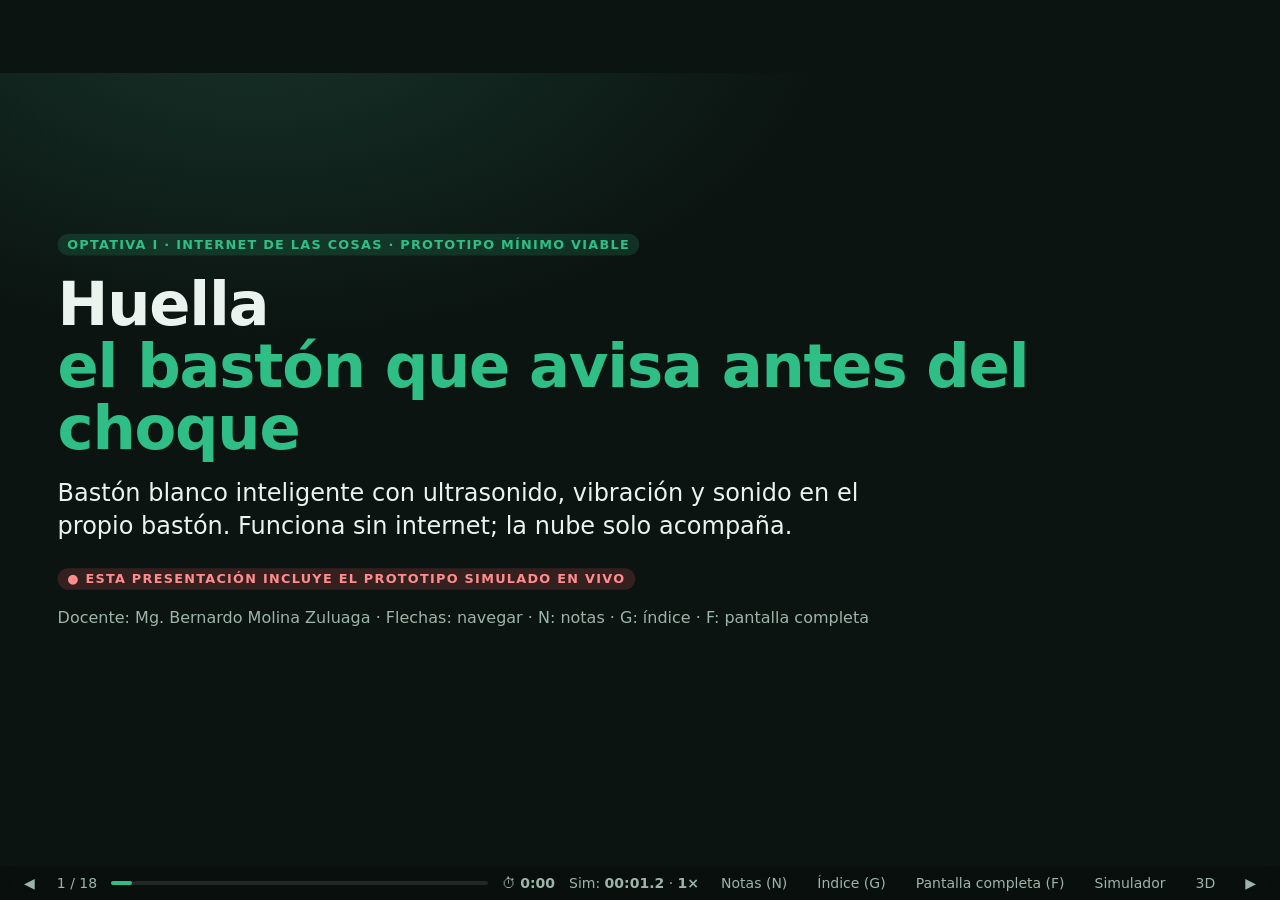
<file: index.html>
<!DOCTYPE html><html lang="es"><head><meta charset="utf-8"><meta name="viewport" content="width=device-width,initial-scale=1"><title>Huella · Presentación del prototipo mínimo viable</title><link rel="stylesheet" href="/assets/Base.DqqbZKD5.css"></head><body class="deck"><div id="stage"><!-- 1 --><section class="slide on" data-title="Portada" style="justify-content:center"><span class="tag">Optativa I · Internet de las Cosas · Prototipo mínimo viable</span><h1>Huella<br><span style="color:var(--g)">el bastón que avisa antes del choque</span></h1><p class="lead" style="max-width:1100px">Bastón blanco inteligente con ultrasonido, vibración y sonido en el propio bastón. Funciona sin internet; la nube solo acompaña.</p><div class="ctl" style="margin-top:10px"><span class="tag live">Esta presentación incluye el prototipo simulado en vivo</span></div><p style="font-size:20px;color:var(--mut)">Docente: Mg. Bernardo Molina Zuluaga · Flechas: navegar · N: notas · G: índice · F: pantalla completa</p><div class="notes" hidden><p>Abrir diciendo qué se va a ver: no son capturas, es el firmware real corriendo en el navegador. Duración objetivo: 8–10 min.</p></div></section><!-- 2 --><section class="slide" data-title="Problema y alcance del MVP"><h2><small>Problema y alcance</small>Qué resuelve y qué demostramos hoy</h2><div class="row grow"><div class="col grow"><p class="lead">El bastón blanco no alcanza lo que está a la altura del pecho o más allá de su largo. Las ayudas electrónicas existentes son costosas.</p><ul><li><b>Objetivo:</b> avisar la distancia a un obstáculo por vibración y sonido, sin depender de la red.</li><li><b>Mínimo viable:</b> sensado → procesamiento → actuación (lazo local) + telemetría MQTT opcional.</li><li><b>Evidencia:</b> firmware ESP32 simulado en Wokwi y portado línea a línea al navegador; 0 discrepancias frente al original en C++.</li></ul></div><div class="grid g2" style="width:560px;align-content:start"><div class="stat"><b>~150 ms</b><span>latencia sensor → alerta (máx. 342 ms)</span></div><div class="stat y"><b>146.700</b><span>COP, costo estimado de materiales</span></div><div class="stat"><b>7.9 h</b><span>autonomía calculada (18650 · 2000 mAh)</span></div><div class="stat p"><b>4</b><span>estados: IDLE · MEDIO · CERCA · FAULT</span></div></div></div><div class="notes" hidden><p>Gravedad máxima del riesgo: que el usuario confíe en que no hay obstáculo y lo haya. Por eso existe FAULT.</p><p>Aclarar: el costo es estimado, no cotizado; la autonomía es calculada.</p></div></section><!-- 3 --><section class="slide" data-title="Arquitectura"><h2><small>Arquitectura</small>Percepción · decisión local · nube opcional</h2><div class="row grow"><div style="flex:1.6;min-height:0;display:flex"><img class="fig" src="/img/arquitectura.jpg" alt="Arquitectura del sistema"></div><div class="col" style="width:480px"><div class="card"><h3>Lazo local (60 ms)</h3><small>HC-SR04 → mediana de 5 → compuerta de plausibilidad → máquina de estados → vibración / buzzer</small></div><div class="card"><h3>Ruta de telemetría</h3><small>Wi-Fi → MQTT (QoS 0) → panel del cuidador. Cada 2 s, o 30 s en ahorro.</small></div><div class="card"><h3>Regla de oro</h3><small>El control <b>nunca</b> espera a la red. Reconectar solo con vía libre (d &gt; 250 cm).</small></div></div></div><div class="notes" hidden><p>Subrayar la independencia entre las dos rutas: es la decisión de diseño más importante para seguridad.</p></div></section><!-- 4 --><section class="slide" data-title="Hardware, esquemático y costos"><h2><small>Hardware</small>Esquemático, mapa de pines y lista de materiales</h2><div class="row grow"><div style="flex:1.25;display:flex;min-height:0"><img class="fig" src="/img/esquematico.jpg" alt="Esquemático de potencia y señal"></div><div class="col" style="width:600px"><table class="t"><thead><tr><th>Bloque</th><th>Pin / parte</th></tr></thead><tbody><tr><td>HC-SR04</td><td>TRIG 5 · ECHO 18 (divisor)</td></tr><tr><td>DHT22</td><td>GPIO 4</td></tr><tr><td>Vibración / buzzer / flash</td><td>25 · 26 · 27 (por transistor/MOSFET)</td></tr><tr><td>LED OK · falla · TX</td><td>32 · 33 · 14</td></tr><tr><td>Batería (ADC) · privacidad</td><td>35 · 13</td></tr></tbody></table><div class="grid g3"><div class="stat"><b>21</b><span>ítems</span></div><div class="stat y"><b>146.700</b><span>COP estimado</span></div><div class="stat p"><b>585 mA</b><span>pico</span></div></div><p style="font-size:20px;color:var(--mut)">Los actuadores no se manejan desde el GPIO (2.5× su límite de corriente): van por 2N2222 e IRLZ44N con diodo de rueda libre. Precios de referencia, no cotizados.</p></div></div><div class="notes" hidden><p>Esquemático completo y BOM en la página «Datasheet».</p></div></section><!-- 5 DEMO 1 --><section class="slide" data-title="Demo 1 · Detección en vivo"><div class="row" style="align-items:center;justify-content:space-between"><h2><small>Demostración en vivo · sensar → procesar → actuar</small>Arrastra el obstáculo y mira al firmware decidir</h2><span class="tag live">simulación en vivo</span></div><div class="row grow"><div class="col" style="width:930px;min-height:0"><div data-w="scene" style="height:350px"></div><div data-w="chart" data-window="20" class="grow"></div></div><div class="col grow" style="min-height:0"><div data-w="outputs"></div><div class="grid g3"><div class="stat"><b data-bind="distFilt">—</b><span>cm filtrada</span></div><div class="stat y"><b data-bind="rechaz">0</b><span>lecturas rechazadas</span></div><div class="stat"><b data-bind="ciclo">60 ms</b><span>ciclo de control</span></div></div><div data-w="serial" data-lines="9" class="grow"></div></div></div><div class="ctl"><label>Obstáculo <input type="range" min="2" max="400" step="1" data-range="dist"><span class="hv"><b data-bind="dist">300</b> cm</span></label><button class="btn sm" data-set="dist:300">Despejado</button><button class="btn sm" data-set="dist:110">MEDIO</button><button class="btn sm" data-set="dist:40">CERCA</button><div class="ctl"><span class="hv">Velocidad</span><button class="btn sm" data-speed="1">1×</button><button class="btn sm" data-speed="2">2×</button><button class="btn sm" data-speed="5">5×</button><button class="btn sm" data-speed="10">10×</button><button class="btn sm" data-speed="50">50×</button><button class="btn sm" data-act="pause" data-pause aria-pressed="false">⏸ Pausa</button><button class="btn sm" data-act="reset">↺ Reiniciar</button><span class="hv">t = <b data-bind="t">00:00.0</b></span></div></div><div class="notes" hidden><p>1) Arrastrar el obstáculo de 300 a 100 cm: pasa a MEDIO (vibración 40 %). 2) A 40 cm: CERCA (100 % + buzzer; activar «sonido» si el equipo tiene audio). 3) Alejarlo a 70 cm: sigue en CERCA por histéresis (salida a 65). 4) Línea verde: distancia filtrada; puntos grises: lectura cruda con ecos espurios; línea azul: verdad.</p></div></section><!-- 6 --><section class="slide" data-title="Firmware: filtros y máquina de estados"><h2><small>Procesamiento</small>Por qué el bastón no da falsas alarmas</h2><div class="row grow"><div class="col" style="flex:1.3;min-height:0"><div data-w="fsm" class="grow" style="min-height:0"></div><p style="font-size:21px;color:var(--mut)">Histéresis: entra en MEDIO a 120 y sale a 140 cm; entra en CERCA a 50 y sale a 65 cm. FAULT tras 5 lecturas inválidas y sale con 3 válidas.</p></div><div class="col" style="width:560px"><div style="display:flex;min-height:0"><img class="fig" src="/img/montecarlo.jpg" alt="Monte Carlo de falsas alertas"></div><div class="grid g3"><div class="stat r"><b>6.23</b><span>mediana 3</span></div><div class="stat y"><b>0.60</b><span>mediana 5</span></div><div class="stat"><b>0.07</b><span>+ plausibilidad</span></div></div><p style="font-size:20px;color:var(--mut)">Falsas alertas por corrida (Monte Carlo). Distancia compensada con la temperatura del DHT22.</p></div></div><div class="notes" hidden><p>La máquina de estados de la izquierda se ilumina con el estado real del simulador: volver a la diapositiva 5 y moverse para verlo.</p></div></section><!-- 7 DEMO 2 --><section class="slide" data-title="Demo 2 · Falla del sensor (fail-safe)"><div class="row" style="align-items:center;justify-content:space-between"><h2><small>Demostración en vivo · diseño ante fallas</small>Si el sensor falla, el bastón lo dice</h2><span class="tag live">simulación en vivo</span></div><div class="row grow"><div class="col" style="width:930px;min-height:0"><div data-w="scene" style="height:350px"></div><div data-w="chart" data-window="20" class="grow"></div></div><div class="col grow" style="min-height:0"><div data-w="outputs"></div><div class="card"><h3>Estado: <span data-bind="estado" class="st">IDLE</span></h3><small>Sensor <b data-bind="sensor">conectado</b> · lecturas rechazadas <b data-bind="rechaz">0</b></small></div><div data-w="serial" data-lines="8" class="grow"></div></div></div><div class="ctl"><button class="btn warn" data-toggle="sensorDesconectado" aria-pressed="false">⚡ Desconectar sensor</button><label>Obstáculo <input type="range" min="2" max="400" step="1" data-range="dist"><span class="hv"><b data-bind="dist">300</b> cm</span></label><button class="btn sm" data-set="dist:300">Despejado</button><div class="ctl"><span class="hv">Velocidad</span><button class="btn sm" data-speed="1">1×</button><button class="btn sm" data-speed="2">2×</button><button class="btn sm" data-speed="5">5×</button><button class="btn sm" data-speed="10">10×</button><button class="btn sm" data-speed="50">50×</button><button class="btn sm" data-act="pause" data-pause aria-pressed="false">⏸ Pausa</button><button class="btn sm" data-act="reset">↺ Reiniciar</button><span class="hv">t = <b data-bind="t">00:00.0</b></span></div></div><div class="notes" hidden><p>Pulsar «Desconectar sensor»: tras 5 lecturas inválidas el estado pasa a FAULT, el LED rojo se enciende y el flash se bloquea. Reconectar: tras 3 lecturas válidas vuelve a IDLE. Mensaje clave: un bastón que falla en silencio es peor que uno que dice «no te puedo proteger».</p></div></section><!-- 8 DEMO 3 --><section class="slide" data-title="Demo 3 · Conectividad y nube"><div class="row" style="align-items:center;justify-content:space-between"><h2><small>Demostración en vivo · MQTT y panel del cuidador</small>La red falla, la protección sigue</h2><span class="tag live">simulación en vivo</span></div><div class="row grow"><div class="col" style="width:620px;min-height:0"><div data-w="cloud" class="grow"></div><div class="grid g3"><div class="stat"><b data-bind="bufN">0</b><span>en buffer (máx. 40)</span></div><div class="stat y"><b data-bind="difEntregadas">0</b><span>diferidos entregados</span></div><div class="stat"><b data-bind="tele">2 s</b><span>periodo telemetría</span></div></div></div><div class="col grow" style="min-height:0"><div data-w="scene" style="height:300px"></div><div data-w="mqtt" data-console="0" class="grow"></div></div></div><div class="ctl"><button class="btn up" data-toggle="wifi" aria-pressed="true">📶 Wi-Fi</button><button class="btn up" data-toggle="broker" aria-pressed="true">☁ Broker</button><label>Obstáculo <input type="range" min="2" max="400" step="1" data-range="dist"><span class="hv"><b data-bind="dist">300</b> cm</span></label><button class="btn sm" data-set="dist:40">Obstáculo cerca</button><div class="ctl"><span class="hv">Velocidad</span><button class="btn sm" data-speed="1">1×</button><button class="btn sm" data-speed="2">2×</button><button class="btn sm" data-speed="5">5×</button><button class="btn sm" data-speed="10">10×</button><button class="btn sm" data-speed="50">50×</button><button class="btn sm" data-act="pause" data-pause aria-pressed="false">⏸ Pausa</button><button class="btn sm" data-act="reset">↺ Reiniciar</button><span class="hv">t = <b data-bind="t">00:00.0</b></span></div></div><div class="notes" hidden><p>Quitar Wi-Fi o el broker: el panel pasa a SIN CONEXIÓN cuando vence el LWT (≈22 s virtuales; usar 10× o 50×). Los datos se guardan en un anillo de 40 registros y llegan como «diferida» al reconectar. Con obstáculo cerca el bastón sigue alertando sin red. Los reintentos solo ocurren en IDLE con vía libre; el bloqueo de 1 s no afecta.</p></div></section><!-- 9 --><section class="slide" data-title="Batería y modo ahorro"><div class="row" style="align-items:center;justify-content:space-between"><h2><small>Sostenibilidad energética · demostración en vivo</small>Poca batería: menos telemetría, misma protección</h2><span class="tag live">simulación en vivo</span></div><div class="row grow"><div class="col" style="width:760px"><div class="grid g2"><div class="stat"><b><span data-bind="bat">100</span> %</b><span>batería medida por el ADC</span></div><div class="stat y"><b data-bind="ahorro">normal</b><span>modo</span></div><div class="stat"><b data-bind="tele">2 s</b><span>telemetría</span></div><div class="stat"><b data-bind="ciclo">60 ms</b><span>ciclo de control</span></div></div><label style="font-size:22px;color:var(--mut);display:flex;gap:14px;align-items:center">Batería <input type="range" min="0" max="100" data-range="bat" style="width:420px"><b data-bind="batTrue" style="color:var(--tx)">100</b> %</label><div class="ctl"><button class="btn sm" data-set="bat:100">100 %</button><button class="btn sm" data-set="bat:19">19 %</button><button class="btn sm" data-set="bat:30">30 %</button><button class="btn sm" data-set="bat:4">4 %</button></div><table class="t"><tbody><tr><td>&lt; 20 %</td><td>Ahorro: telemetría 2→30 s, control 60→120 ms, flash bloqueado</td></tr><tr><td>&gt; 25 %</td><td>Sale del ahorro (histéresis)</td></tr><tr><td>&lt; 5 %</td><td>Silencio de telemetría; la alerta local sigue</td></tr></tbody></table></div><div class="col grow" style="min-height:0"><div data-w="cloud" style="height:300px"></div><div data-w="serial" data-lines="9" class="grow"></div></div></div><div class="ctl"><label>Obstáculo <input type="range" min="2" max="400" step="1" data-range="dist"><span class="hv"><b data-bind="dist">300</b> cm</span></label><div class="ctl"><span class="hv">Velocidad</span><button class="btn sm" data-speed="1">1×</button><button class="btn sm" data-speed="2">2×</button><button class="btn sm" data-speed="5">5×</button><button class="btn sm" data-speed="10">10×</button><button class="btn sm" data-speed="50">50×</button><button class="btn sm" data-act="pause" data-pause aria-pressed="false">⏸ Pausa</button><button class="btn sm" data-act="reset">↺ Reiniciar</button><span class="hv">t = <b data-bind="t">00:00.0</b></span></div></div><div class="notes" hidden><p>Bajar la batería a 19 %: entra en ahorro (la telemetría pasa a 30 s). Subir a 30 %: sale. Autonomía calculada 7.9 h; el ahorro la extiende al reducir Wi-Fi, que es el mayor consumo.</p></div></section><!-- 10 DEMO 4 --><section class="slide" data-title="Demo 4 · Seguridad del dispositivo"><div class="row" style="align-items:center;justify-content:space-between"><h2><small>Demostración en vivo · defensa y co-evaluación crítica</small>Ataca el bastón: el firmware decide</h2><span class="tag live">simulación en vivo</span></div><div class="row grow"><div class="col grow" style="min-height:0"><div data-w="mqtt" class="grow"></div></div><div class="col" style="width:480px;min-height:0"><div data-w="outputs"></div><div class="card"><h3>Cinco defensas</h3><small>1) lista blanca de comandos · 2) ≤16 bytes · 3) 5 comandos/10 s · 4) solo su tópico · 5) flash se apaga a los 10 s</small></div><div class="card"><h3>TLS 8883 + ACL</h3><small>12/12 pruebas pasadas en un broker local (certificado inválido rechazado, texto plano rechazado, sin suscripción a «#»). Pendiente: verificar en un ESP32 físico.</small></div></div></div><div class="ctl"><button class="btn sm" data-set="dist:300">Obstáculo lejos</button><div class="ctl"><span class="hv">Velocidad</span><button class="btn sm" data-speed="1">1×</button><button class="btn sm" data-speed="2">2×</button><button class="btn sm" data-speed="5">5×</button><button class="btn sm" data-speed="10">10×</button><button class="btn sm" data-speed="50">50×</button><button class="btn sm" data-act="pause" data-pause aria-pressed="false">⏸ Pausa</button><button class="btn sm" data-act="reset">↺ Reiniciar</button><span class="hv">t = <b data-bind="t">00:00.0</b></span></div></div><div class="notes" hidden><p>Probar en orden: FLASH ON (aceptado, ACK OK y el flash se enciende), inyección (rechazado), mensaje largo (rechazado), ráfaga ×7 (ERR:tasa tras el 5.º), tópico ajeno (no lo escucha), y los tres intentos de autenticación del broker: solo huella_dev con su clave entra. La clave real no se publica en este sitio.</p></div></section><!-- 11 --><section class="slide" data-title="Privacidad por diseño"><div class="row" style="align-items:center;justify-content:space-between"><h2><small>Privacidad · demostración en vivo</small>Tú decides cuándo el bastón habla</h2><span class="tag live">simulación en vivo</span></div><div class="row grow"><div class="col" style="width:640px"><div class="grid g2"><div class="card"><h3>Sin GPS</h3><small>No se puede reconstruir el recorrido del usuario.</small></div><div class="card"><h3>Seudónimo</h3><small><code>hb-7f3a</code>, sin nombre ni documento.</small></div><div class="card"><h3>LED amarillo</h3><small>Parpadea 80 ms en cada transmisión.</small></div><div class="card"><h3>Retención corta</h3><small>Datos mínimos: estado, distancia, batería, temperatura.</small></div></div><button class="btn warn" data-toggle="privacidad" aria-pressed="false" style="font-size:24px;padding:14px 20px">🔒 Interruptor de privacidad (GPIO13 = LOW)</button><p>Estado: <b data-bind="priv">telemetría activa</b> · publicaciones aceptadas: <b data-bind="msgs">0</b></p><div class="ctl"><label>Obstáculo <input type="range" min="2" max="400" step="1" data-range="dist"><span class="hv"><b data-bind="dist">300</b> cm</span></label></div></div><div class="col grow" style="min-height:0"><div data-w="scene" style="height:300px"></div><div data-w="mqtt" data-console="0" class="grow"></div></div></div><div class="ctl"><div class="ctl"><span class="hv">Velocidad</span><button class="btn sm" data-speed="1">1×</button><button class="btn sm" data-speed="2">2×</button><button class="btn sm" data-speed="5">5×</button><button class="btn sm" data-speed="10">10×</button><button class="btn sm" data-speed="50">50×</button><button class="btn sm" data-act="pause" data-pause aria-pressed="false">⏸ Pausa</button><button class="btn sm" data-act="reset">↺ Reiniciar</button><span class="hv">t = <b data-bind="t">00:00.0</b></span></div></div><div class="notes" hidden><p>Activar el interruptor: el tráfico se detiene, pero acercando el obstáculo el bastón sigue vibrando. La privacidad no compromete la seguridad física.</p></div></section><!-- 12 --><section class="slide" data-title="Sostenibilidad e impacto social"><h2><small>Ética · sostenibilidad e impacto social</small>Diseñado para durar, repararse y llegar a quien lo necesita</h2><div class="grid g2 grow" style="align-content:start"><div class="card"><h3>♻ Materiales y fin de vida</h3><ul><li>Carcasa en PLA (≈ 60 g), reciclable.</li><li>Portabatería 18650 reemplazable; no se pega ni se suelda la celda.</li><li>Instrucciones de reciclaje de litio y electrónica.</li></ul></div><div class="card"><h3>🔋 Energía</h3><ul><li>Modo ahorro automático &lt; 20 %.</li><li>Telemetría mínima: menos Wi-Fi, menos consumo.</li></ul></div><div class="card"><h3>🤝 Impacto social</h3><ul><li>Costo estimado COP 146.700 frente a bastones comerciales mucho más caros.</li><li>Complementa al bastón blanco, no lo reemplaza: advertencia de uso.</li><li>Pruebas con usuarios antes de comercializar.</li></ul></div><div class="card"><h3>⚠ Límites honestos</h3><ul><li>Prototipo simulado: sin medición de autonomía real.</li><li>TLS probado en broker local, no en el ESP32.</li><li>No detecta desniveles ni obstáculos blandos o inclinados.</li></ul></div></div><div class="notes" hidden><p>Los cuatro bloques del checklist ético: privacidad, seguridad, sostenibilidad e impacto social.</p></div></section><!-- 13 --><section class="slide" data-title="Matriz de riesgos y diseño ante fallas"><h2><small>Riesgos</small>Qué puede fallar y cómo lo contenemos</h2><table class="t"><thead><tr><th>Riesgo</th><th>Gravedad</th><th>Mitigación</th></tr></thead><tbody><tr><td>El usuario confía en que no hay obstáculo y lo hay</td><td><span class="sev h">5</span></td><td>FAULT visible, alerta redundante, uso junto al bastón blanco</td></tr><tr><td>Falla de energía en la vía</td><td><span class="sev h">4</span></td><td>Ahorro a 20 %, LED parpadeante, carga completa antes de salir</td></tr><tr><td>Fuga de datos por MQTT</td><td><span class="sev h">4</span></td><td>TLS + usuario por dispositivo + telemetría mínima</td></tr><tr><td>Inferir rutinas del usuario</td><td><span class="sev">3</span></td><td>Sin GPS, seudónimo, interruptor, retención corta</td></tr><tr><td>Residuo de litio y electrónica</td><td><span class="sev">3</span></td><td>Portabatería reemplazable, reciclaje, PLA</td></tr><tr><td>Manipulación remota del flash</td><td><span class="sev">2</span></td><td>Lista blanca, tasa y auto-apagado de 10 s</td></tr><tr><td>Reconexión bloquea el lazo (connect de 1 s)</td><td><span class="sev h">4</span></td><td>Solo se reconecta en IDLE con d &gt; 250 cm</td></tr></tbody></table><div class="notes" hidden><p>El bloqueo de red es el riesgo más sutil: un connect fallido deja ciego al sensor hasta 1 s. A 1.2 m/s son 1.2 m, y se resuelve con una regla de diseño. En la corrida de 340 s hubo 5 bloqueos, todos con vía libre.</p></div></section><!-- 14 --><section class="slide" data-title="Cobertura Wi-Fi (Guía 11)"><h2><small>Conectividad física · Guía 11</small>Dónde habla el bastón y cómo mejoramos la cobertura</h2><div class="row grow"><div style="flex:1;display:flex;min-height:0"><img class="fig" src="/img/heat_base.jpg" alt="Mapa de calor base"></div><div style="flex:1;display:flex;min-height:0"><img class="fig" src="/img/heat_opt.jpg" alt="Mapa de calor optimizado"></div><div class="col" style="width:330px"><div class="stat r"><b>12 %</b><span>del área bajo −85 dBm</span></div><div class="stat y"><b>57 → 90 %</b><span>área ≥ −70 dBm al reubicar el router</span></div><div class="stat"><b>97 %</b><span>con un nodo adicional</span></div><div class="stat p"><b>−42 %</b><span>transmisiones con política adaptativa, 100 % de alertas</span></div></div></div><div class="notes" hidden><p>Datos de la Guía 11 (RSSI simulado con modelo log-distancia y pérdidas por pared). Aclarar que son simulados.</p></div></section><!-- 15 --><section class="slide" data-title="Recorrido guionado completo"><div class="row" style="align-items:center;justify-content:space-between"><h2><small>Demostración en vivo · 340 s virtuales en ≈ 34 s</small>Todas las funciones en una sola corrida</h2><span class="tag live">simulación en vivo</span></div><div class="caption" data-bind="subtitulo">Pulsa «Recorrido guionado»</div><div class="pgbar"><i data-progress></i></div><div class="row grow"><div class="col" style="width:900px;min-height:0"><div data-w="scene" style="height:330px"></div><div data-w="chart" data-window="30" class="grow"></div></div><div class="col grow" style="min-height:0"><div data-w="cloud" style="height:250px"></div><div data-w="serial" data-lines="8" class="grow"></div></div></div><div class="ctl"><button class="btn pri" data-act="scenario">▶ Recorrido guionado</button><button class="btn sm" data-act="stopScenario">■ Detener</button><button class="btn sm" data-act="reset">↺ Reiniciar</button><span class="hv">Estado <b data-bind="estado">IDLE</b> · Wi-Fi <b data-bind="wifi"></b> · batería <b data-bind="bat">100</b> % · rechazadas <b data-bind="rechaz">0</b> · bloqueos <b data-bind="bloqueos">0</b></span></div><div class="notes" hidden><p>Pulsar «Recorrido guionado» y dejar correr. El subtítulo anuncia cada fase: aproximación, filtro de ecos, falla del sensor, comandos hostiles, caída de Wi-Fi y broker, batería baja y privacidad. Es el mismo escenario que se ejecutó en C++ y en Wokwi.</p></div></section><!-- 16 --><section class="slide" data-title="Validación: la simulación es el firmware"><h2><small>Evidencia</small>Qué prueba que lo que ves es el firmware real</h2><div class="grid g3"><div class="stat"><b>0</b><span>discrepancias entre el firmware C++ (Wokwi/PC) y su port TypeScript en 340 s de trazas</span></div><div class="stat y"><b>12 / 12</b><span>pruebas de TLS, autenticación y ACL en broker local</span></div><div class="stat p"><b>0.07</b><span>falsas alertas por corrida tras filtros (de 6.23)</span></div></div><div class="row grow"><div class="card grow"><h3>Método de equivalencia</h3><ul><li>El arnés en C++ registra las entradas (µs de eco, ADC, DHT, estado de red, comandos).</li><li>El port en TypeScript las reproduce con aritmética de 32 bits (<code>Math.fround</code>, resta sin signo) y se comparan salidas y mensajes.</li><li>El motor del navegador reproduce los contadores de la corrida original.</li></ul></div><div style="flex:1;display:flex;min-height:0"><img class="fig" src="/img/escenario.jpg" alt="Escenario de la corrida"></div></div><div class="notes" hidden><p>Si preguntan «¿es una animación?»: no, la lógica se ejecuta con el mismo código; los sensores son modelos con ruido gaussiano de 1 cm, 3 % de ecos espurios y 3 % de pérdidas.</p></div></section><!-- 17 --><section class="slide" data-title="Prototipo 3D"><div class="row" style="align-items:center;justify-content:space-between"><h2><small>Prototipo en 3D</small>El bastón por dentro, ligado a la simulación</h2><span class="tag">gira · despieza · rayos X</span></div><div class="grow" style="min-height:0"><div data-w="cane3d" style="height:100%"></div></div><div class="ctl"><label>Obstáculo <input type="range" min="2" max="400" step="1" data-range="dist"><span class="hv"><b data-bind="dist">300</b> cm</span></label><button class="btn sm" data-set="dist:100">MEDIO</button><button class="btn sm" data-set="dist:40">CERCA</button><button class="btn warn sm" data-toggle="sensorDesconectado" aria-pressed="false">Sensor desconectado</button><button class="btn warn sm" data-toggle="privacidad" aria-pressed="false">Privacidad</button><div class="ctl"><span class="hv">Velocidad</span><button class="btn sm" data-speed="1">1×</button><button class="btn sm" data-speed="2">2×</button><button class="btn sm" data-speed="5">5×</button><button class="btn sm" data-speed="10">10×</button><button class="btn sm" data-speed="50">50×</button><button class="btn sm" data-act="pause" data-pause aria-pressed="false">⏸ Pausa</button><button class="btn sm" data-act="reset">↺ Reiniciar</button><span class="hv">t = <b data-bind="t">00:00.0</b></span></div></div><div class="notes" hidden><p>Usar «Despiece» y «Rayos X» para mostrar los componentes; tocar los números 1–12 para ver pines y costos. El cono verde, amarillo, rojo o violeta sigue al estado del firmware; el mango vibra y el buzzer pulsa. «Escala» muestra al usuario.</p></div></section><!-- 18 --><section class="slide" data-title="Cierre"><h2><small>Cierre</small>Lo que entregamos y lo que sigue</h2><div class="row grow"><div class="card grow"><h3>✔ Entregado</h3><ul><li>Prototipo mínimo viable simulado: sensar, procesar, actuar.</li><li>Fail-safe, seguridad, privacidad y sostenibilidad demostrados en vivo.</li><li>Datasheet, esquemático, BOM y simulación en este sitio.</li><li>Modelo 3D interactivo.</li></ul></div><div class="card grow"><h3>➜ Siguiente paso</h3><ul><li>Montaje físico y medición de autonomía real.</li><li>Verificar TLS en el ESP32 (<code>WiFiClientSecure</code>).</li><li>Pruebas con usuarios y orientadores antes de cualquier uso real.</li><li>Cotizar la BOM con proveedores.</li></ul></div></div><p class="lead" style="color:var(--g)">Huella: protección local, nube opcional, privacidad por defecto.</p><div class="notes" hidden><p>Cierre en 10 s: costo estimado, límites declarados y próximo paso. Dejar la diapositiva 15 o la 17 abierta para preguntas.</p></div></section></div><div id="notes"></div><div id="grid"></div><div class="hud"><button data-prev>◀</button><span data-count>1 / 18</span><div class="bar"><i data-deckbar></i></div><span>⏱ <b data-timer>0:00</b></span><span>Sim: <b data-bind="t">00:00.0</b> · <b data-bind="velocidad">1×</b></span><button data-notesbtn>Notas (N)</button><button data-gridbtn>Índice (G)</button><button data-fs>Pantalla completa (F)</button><a href="/simulador">Simulador</a><a href="/prototipo-3d">3D</a><button data-next>▶</button></div></body></html><script type="module" src="/assets/index.astro_astro_type_script_index_0_lang.CduFbdnq.js"></script>
</file>
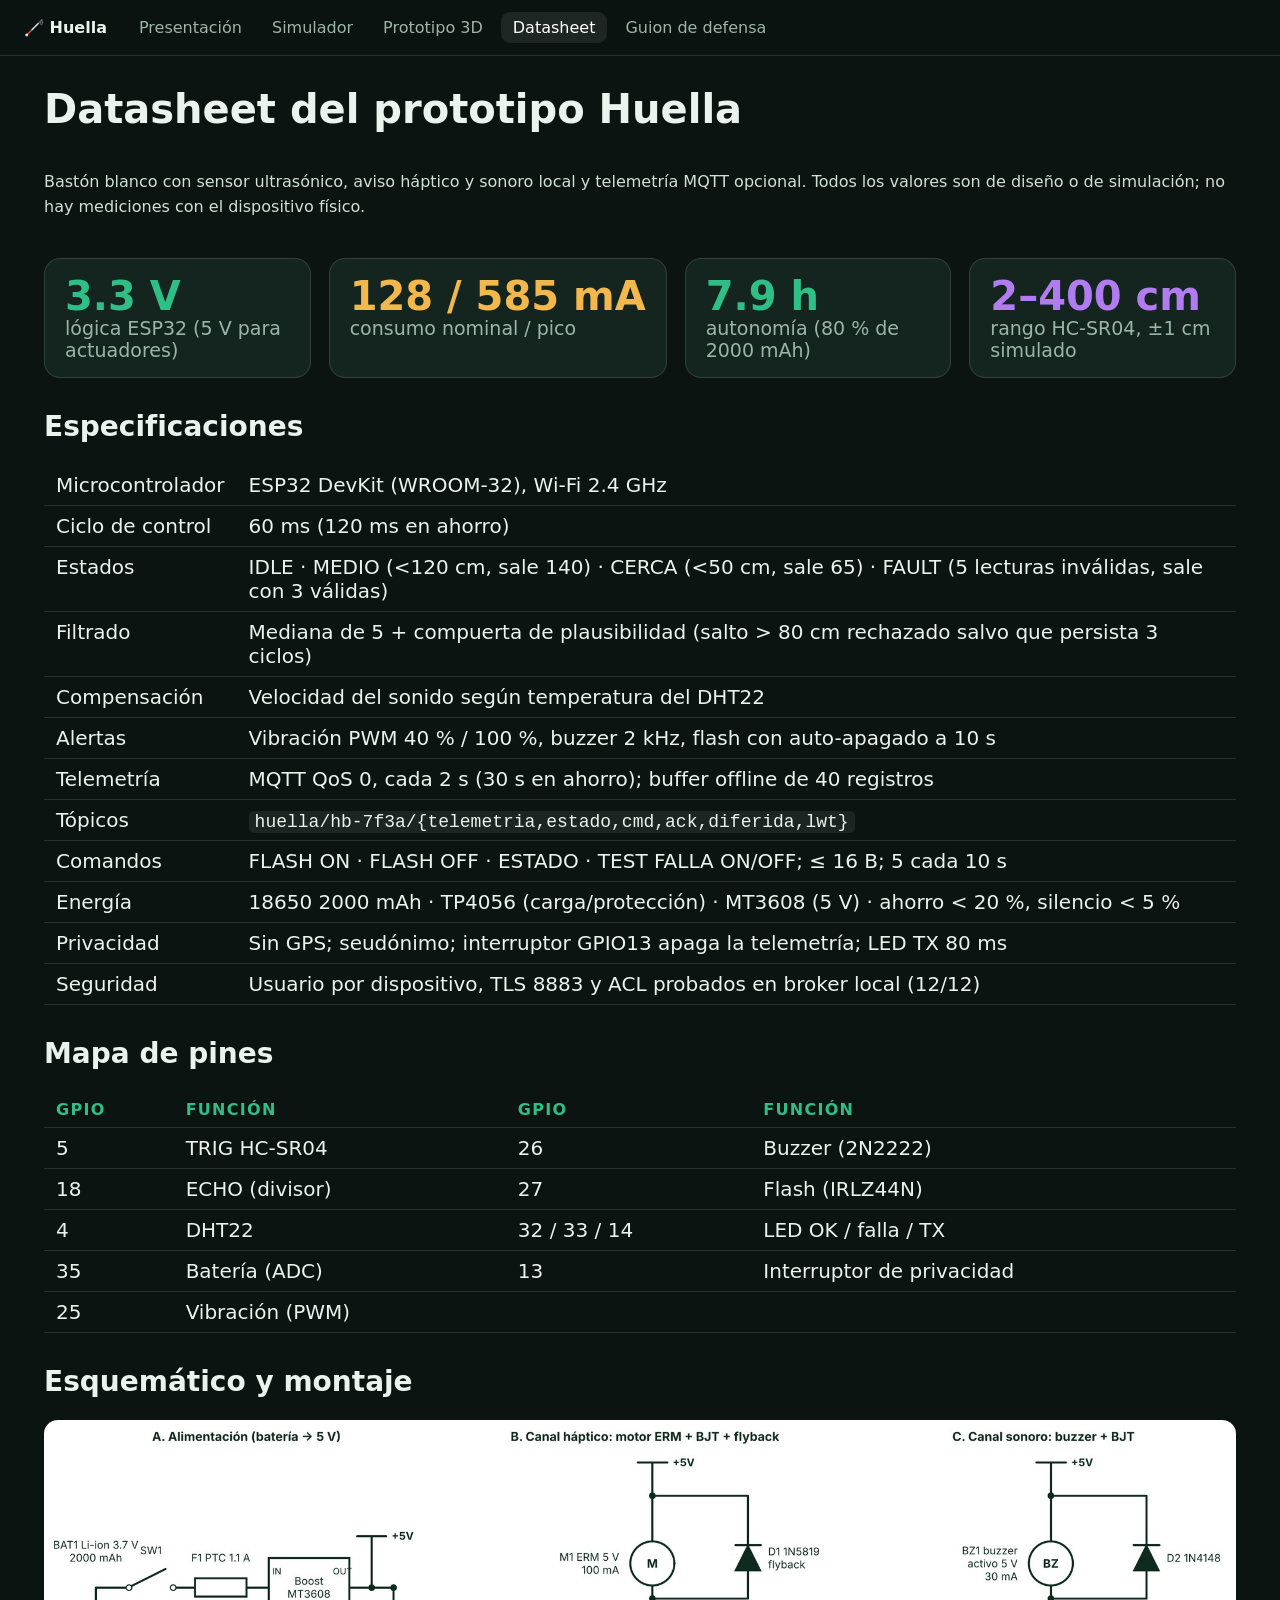
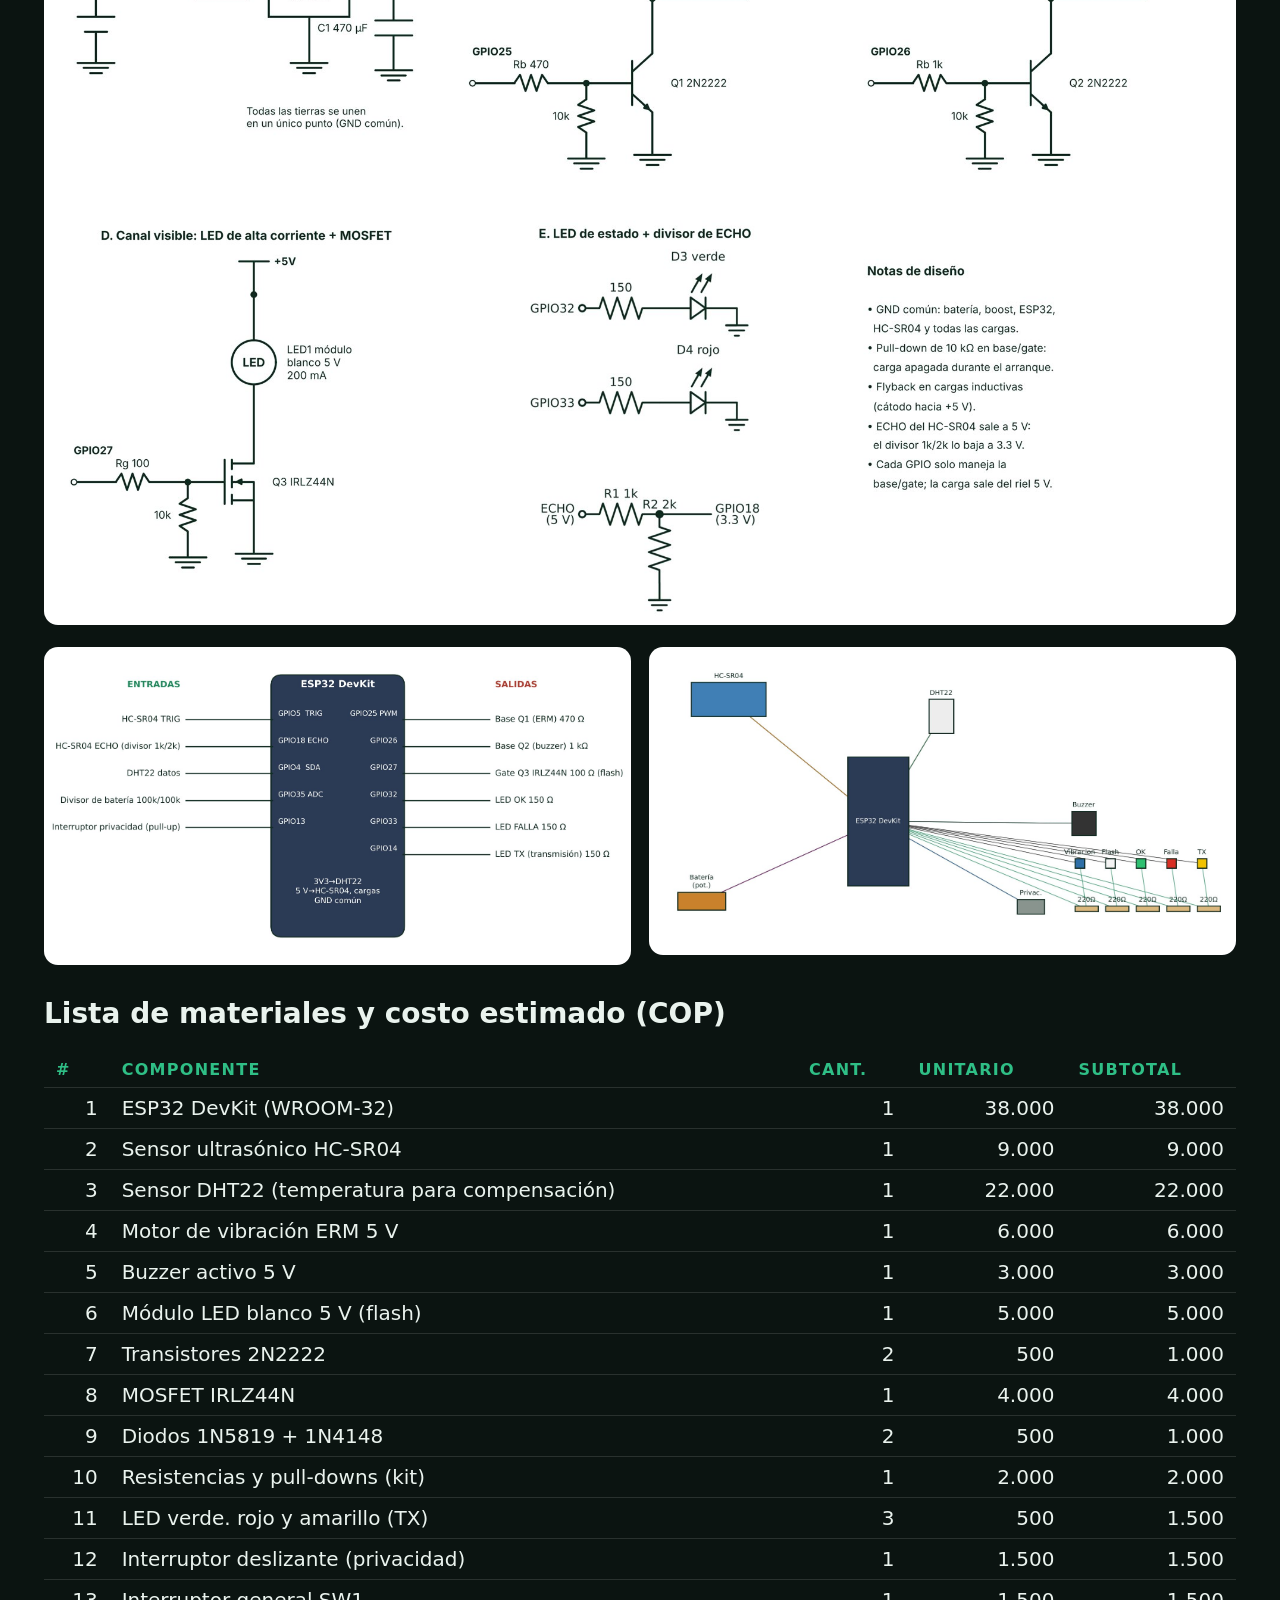
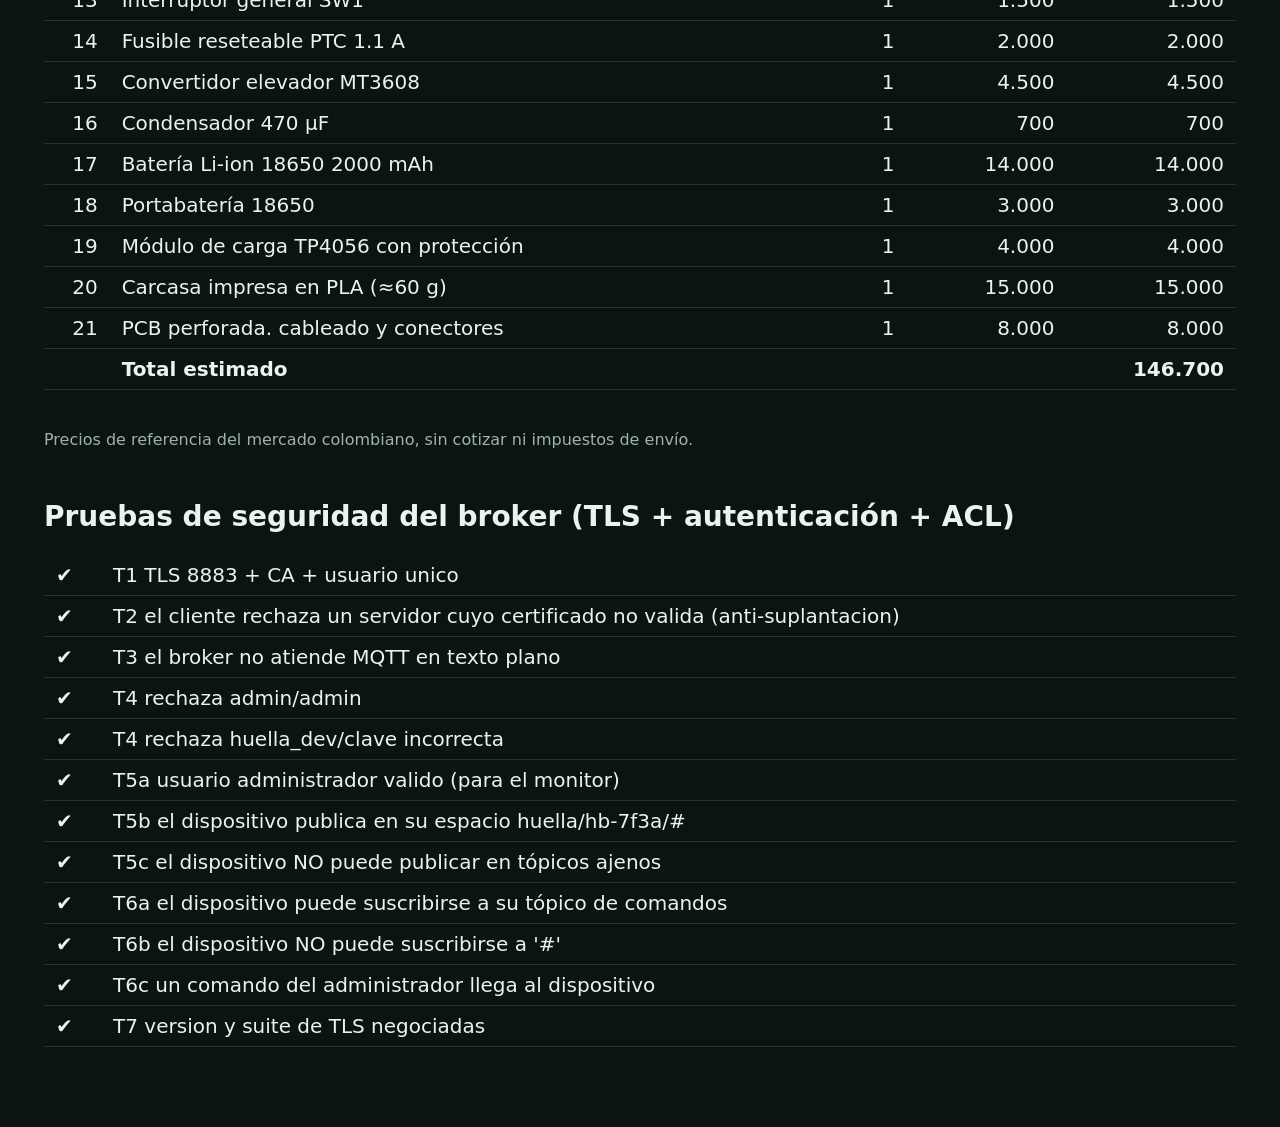
<file: datasheet/index.html>
<!DOCTYPE html><html lang="es"><head><meta charset="utf-8"><meta name="viewport" content="width=device-width,initial-scale=1"><title>Huella · Datasheet</title><link rel="stylesheet" href="/assets/Base.DqqbZKD5.css"></head><body class="page"><nav class="nav"><b>🦯 Huella</b><a class href="/">Presentación</a><a class href="/simulador">Simulador</a><a class href="/prototipo-3d">Prototipo 3D</a><a class="cur" href="/datasheet">Datasheet</a><a class href="/guion">Guion de defensa</a></nav><div class="wrap"><h1>Datasheet del prototipo Huella</h1><p>Bastón blanco con sensor ultrasónico, aviso háptico y sonoro local y telemetría MQTT opcional. Todos los valores son de diseño o de simulación; no hay mediciones con el dispositivo físico.</p><div class="grid g4"><div class="stat"><b>3.3 V</b><span>lógica ESP32 (5 V para actuadores)</span></div><div class="stat y"><b>128 / 585 mA</b><span>consumo nominal / pico</span></div><div class="stat"><b>7.9 h</b><span>autonomía (80 % de 2000 mAh)</span></div><div class="stat p"><b>2–400 cm</b><span>rango HC-SR04, ±1 cm simulado</span></div></div><h2>Especificaciones</h2><table class="t"><tbody><tr><td>Microcontrolador</td><td>ESP32 DevKit (WROOM-32), Wi-Fi 2.4 GHz</td></tr><tr><td>Ciclo de control</td><td>60 ms (120 ms en ahorro)</td></tr><tr><td>Estados</td><td>IDLE · MEDIO (&lt;120 cm, sale 140) · CERCA (&lt;50 cm, sale 65) · FAULT (5 lecturas inválidas, sale con 3 válidas)</td></tr><tr><td>Filtrado</td><td>Mediana de 5 + compuerta de plausibilidad (salto &gt; 80 cm rechazado salvo que persista 3 ciclos)</td></tr><tr><td>Compensación</td><td>Velocidad del sonido según temperatura del DHT22</td></tr><tr><td>Alertas</td><td>Vibración PWM 40 % / 100 %, buzzer 2 kHz, flash con auto-apagado a 10 s</td></tr><tr><td>Telemetría</td><td>MQTT QoS 0, cada 2 s (30 s en ahorro); buffer offline de 40 registros</td></tr><tr><td>Tópicos</td><td><code>huella/hb-7f3a/&#123;telemetria,estado,cmd,ack,diferida,lwt&#125;</code></td></tr><tr><td>Comandos</td><td>FLASH ON · FLASH OFF · ESTADO · TEST FALLA ON/OFF; ≤ 16 B; 5 cada 10 s</td></tr><tr><td>Energía</td><td>18650 2000 mAh · TP4056 (carga/protección) · MT3608 (5 V) · ahorro &lt; 20 %, silencio &lt; 5 %</td></tr><tr><td>Privacidad</td><td>Sin GPS; seudónimo; interruptor GPIO13 apaga la telemetría; LED TX 80 ms</td></tr><tr><td>Seguridad</td><td>Usuario por dispositivo, TLS 8883 y ACL probados en broker local (12/12)</td></tr></tbody></table><h2>Mapa de pines</h2><table class="t"><thead><tr><th>GPIO</th><th>Función</th><th>GPIO</th><th>Función</th></tr></thead><tbody><tr><td>5</td><td>TRIG HC-SR04</td><td>26</td><td>Buzzer (2N2222)</td></tr><tr><td>18</td><td>ECHO (divisor)</td><td>27</td><td>Flash (IRLZ44N)</td></tr><tr><td>4</td><td>DHT22</td><td>32 / 33 / 14</td><td>LED OK / falla / TX</td></tr><tr><td>35</td><td>Batería (ADC)</td><td>13</td><td>Interruptor de privacidad</td></tr><tr><td>25</td><td>Vibración (PWM)</td><td></td><td></td></tr></tbody></table><h2>Esquemático y montaje</h2><img class="fig" src="/img/esquematico.jpg" alt="Esquemático" style="width:100%"><div class="grid g2"><img class="fig" src="/img/pines.jpg" alt="Pines"><img class="fig" src="/img/montaje.jpg" alt="Montaje de la simulación"></div><h2>Lista de materiales y costo estimado (COP)</h2><table class="t"><thead><tr><th>#</th><th>Componente</th><th>Cant.</th><th>Unitario</th><th>Subtotal</th></tr></thead><tbody><tr><td class="n">1</td><td>ESP32 DevKit (WROOM-32)</td><td class="n">1</td><td class="n">38.000</td><td class="n">38.000</td></tr><tr><td class="n">2</td><td>Sensor ultrasónico HC-SR04</td><td class="n">1</td><td class="n">9.000</td><td class="n">9.000</td></tr><tr><td class="n">3</td><td>Sensor DHT22 (temperatura para compensación)</td><td class="n">1</td><td class="n">22.000</td><td class="n">22.000</td></tr><tr><td class="n">4</td><td>Motor de vibración ERM 5 V</td><td class="n">1</td><td class="n">6.000</td><td class="n">6.000</td></tr><tr><td class="n">5</td><td>Buzzer activo 5 V</td><td class="n">1</td><td class="n">3.000</td><td class="n">3.000</td></tr><tr><td class="n">6</td><td>Módulo LED blanco 5 V (flash)</td><td class="n">1</td><td class="n">5.000</td><td class="n">5.000</td></tr><tr><td class="n">7</td><td>Transistores 2N2222</td><td class="n">2</td><td class="n">500</td><td class="n">1.000</td></tr><tr><td class="n">8</td><td>MOSFET IRLZ44N</td><td class="n">1</td><td class="n">4.000</td><td class="n">4.000</td></tr><tr><td class="n">9</td><td>Diodos 1N5819 + 1N4148</td><td class="n">2</td><td class="n">500</td><td class="n">1.000</td></tr><tr><td class="n">10</td><td>Resistencias y pull-downs (kit)</td><td class="n">1</td><td class="n">2.000</td><td class="n">2.000</td></tr><tr><td class="n">11</td><td>LED verde. rojo y amarillo (TX)</td><td class="n">3</td><td class="n">500</td><td class="n">1.500</td></tr><tr><td class="n">12</td><td>Interruptor deslizante (privacidad)</td><td class="n">1</td><td class="n">1.500</td><td class="n">1.500</td></tr><tr><td class="n">13</td><td>Interruptor general SW1</td><td class="n">1</td><td class="n">1.500</td><td class="n">1.500</td></tr><tr><td class="n">14</td><td>Fusible reseteable PTC 1.1 A</td><td class="n">1</td><td class="n">2.000</td><td class="n">2.000</td></tr><tr><td class="n">15</td><td>Convertidor elevador MT3608</td><td class="n">1</td><td class="n">4.500</td><td class="n">4.500</td></tr><tr><td class="n">16</td><td>Condensador 470 µF</td><td class="n">1</td><td class="n">700</td><td class="n">700</td></tr><tr><td class="n">17</td><td>Batería Li-ion 18650 2000 mAh</td><td class="n">1</td><td class="n">14.000</td><td class="n">14.000</td></tr><tr><td class="n">18</td><td>Portabatería 18650</td><td class="n">1</td><td class="n">3.000</td><td class="n">3.000</td></tr><tr><td class="n">19</td><td>Módulo de carga TP4056 con protección</td><td class="n">1</td><td class="n">4.000</td><td class="n">4.000</td></tr><tr><td class="n">20</td><td>Carcasa impresa en PLA (≈60 g)</td><td class="n">1</td><td class="n">15.000</td><td class="n">15.000</td></tr><tr><td class="n">21</td><td>PCB perforada. cableado y conectores</td><td class="n">1</td><td class="n">8.000</td><td class="n">8.000</td></tr><tr><td></td><td><b>Total estimado</b></td><td></td><td></td><td class="n"><b>146.700</b></td></tr></tbody></table><p style="color:var(--mut)">Precios de referencia del mercado colombiano, sin cotizar ni impuestos de envío.</p><h2>Pruebas de seguridad del broker (TLS + autenticación + ACL)</h2><table class="t" id="tls"><tbody><tr><td>Cargando…</td></tr></tbody></table></div></body></html><script>
const base = document.querySelector("a.cur")?.getAttribute("href")?.replace(/\/datasheet\/?$/, "") || "";
fetch(base + "/data/tls.json").then(r => r.json()).then(d => {
  document.querySelector("#tls tbody").innerHTML = d.map(t => `<tr><td>${t.ok ? "✔" : "✘"}</td><td>${t.prueba}</td></tr>`).join("");
}).catch(() => { document.querySelector("#tls tbody").innerHTML = "<tr><td>No se pudo cargar tls.json</td></tr>"; });
</script>
</file>
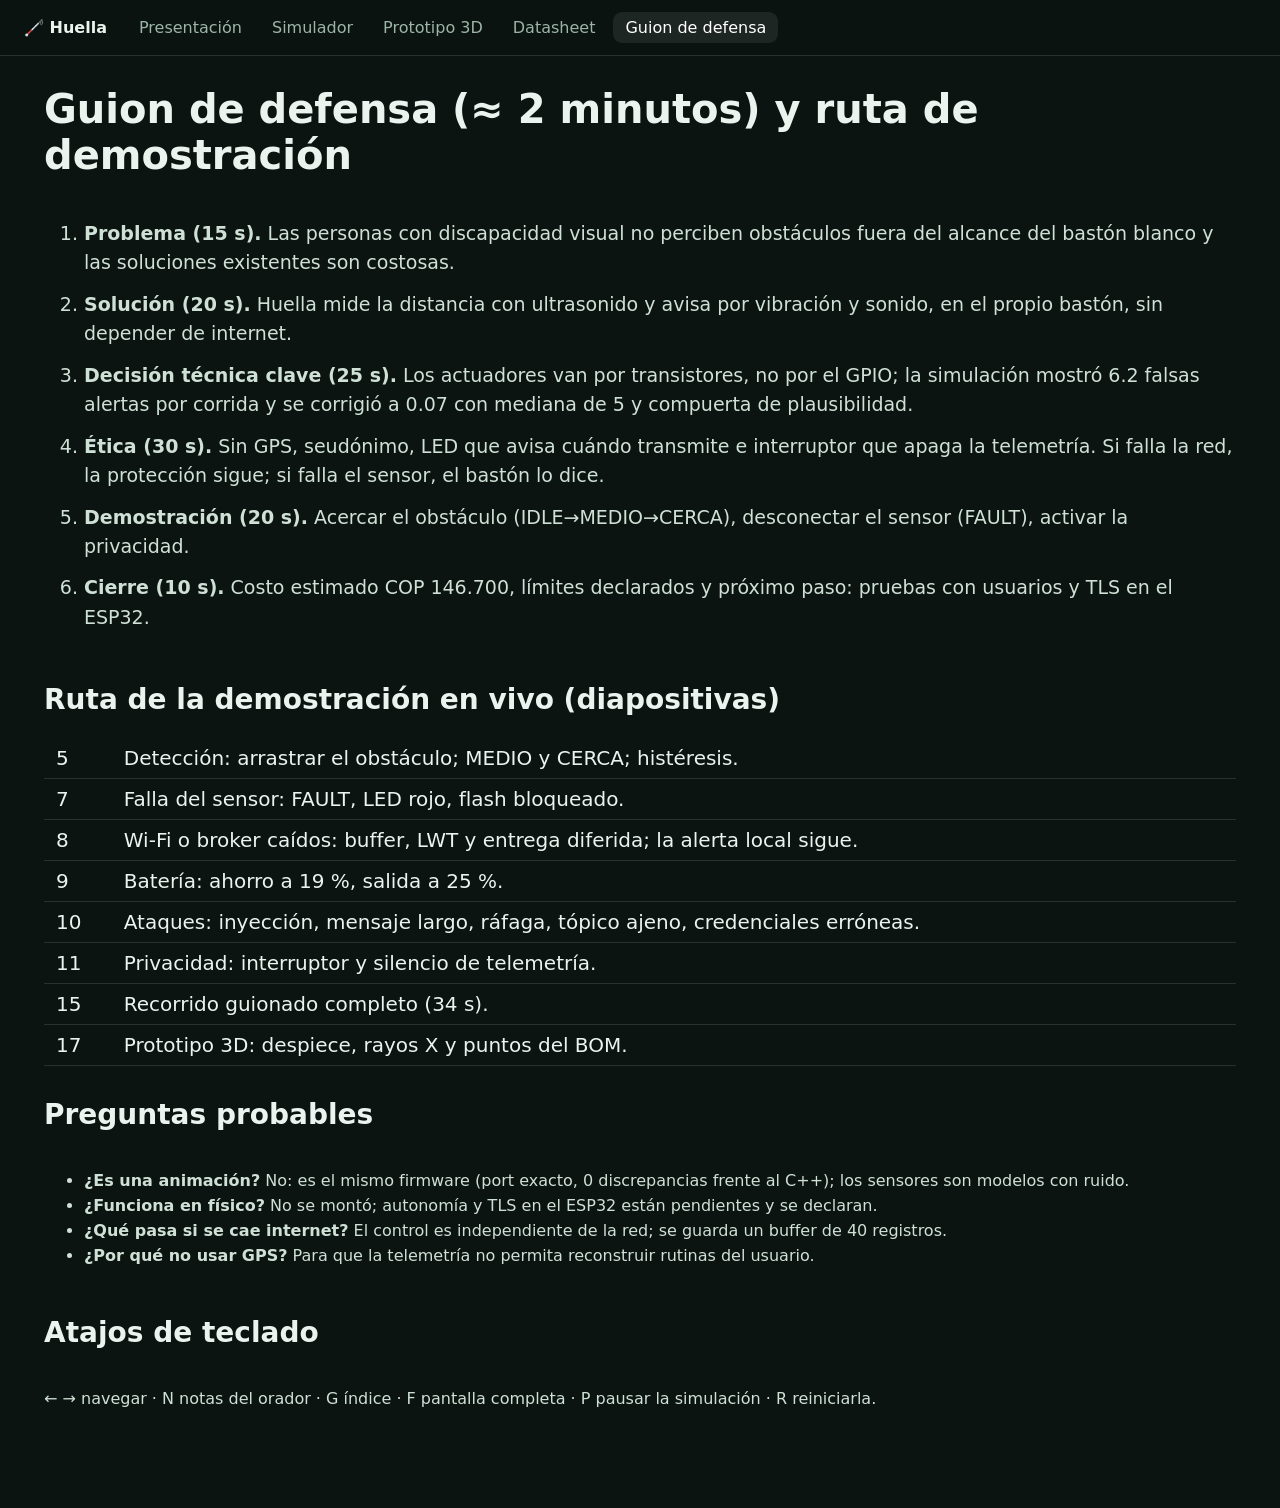
<file: guion/index.html>
<!DOCTYPE html><html lang="es"><head><meta charset="utf-8"><meta name="viewport" content="width=device-width,initial-scale=1"><title>Huella · Guion de defensa</title><link rel="stylesheet" href="/assets/Base.DqqbZKD5.css"></head><body class="page"><nav class="nav"><b>🦯 Huella</b><a class href="/">Presentación</a><a class href="/simulador">Simulador</a><a class href="/prototipo-3d">Prototipo 3D</a><a class href="/datasheet">Datasheet</a><a class="cur" href="/guion">Guion de defensa</a></nav><div class="wrap"><h1>Guion de defensa (≈ 2 minutos) y ruta de demostración</h1><ol style="font-size:19px;display:grid;gap:12px"><li><b>Problema (15 s).</b> Las personas con discapacidad visual no perciben obstáculos fuera del alcance del bastón blanco y las soluciones existentes son costosas.</li><li><b>Solución (20 s).</b> Huella mide la distancia con ultrasonido y avisa por vibración y sonido, en el propio bastón, sin depender de internet.</li><li><b>Decisión técnica clave (25 s).</b> Los actuadores van por transistores, no por el GPIO; la simulación mostró 6.2 falsas alertas por corrida y se corrigió a 0.07 con mediana de 5 y compuerta de plausibilidad.</li><li><b>Ética (30 s).</b> Sin GPS, seudónimo, LED que avisa cuándo transmite e interruptor que apaga la telemetría. Si falla la red, la protección sigue; si falla el sensor, el bastón lo dice.</li><li><b>Demostración (20 s).</b> Acercar el obstáculo (IDLE→MEDIO→CERCA), desconectar el sensor (FAULT), activar la privacidad.</li><li><b>Cierre (10 s).</b> Costo estimado COP 146.700, límites declarados y próximo paso: pruebas con usuarios y TLS en el ESP32.</li></ol><h2>Ruta de la demostración en vivo (diapositivas)</h2><table class="t"><tbody><tr><td>5</td><td>Detección: arrastrar el obstáculo; MEDIO y CERCA; histéresis.</td></tr><tr><td>7</td><td>Falla del sensor: FAULT, LED rojo, flash bloqueado.</td></tr><tr><td>8</td><td>Wi-Fi o broker caídos: buffer, LWT y entrega diferida; la alerta local sigue.</td></tr><tr><td>9</td><td>Batería: ahorro a 19 %, salida a 25 %.</td></tr><tr><td>10</td><td>Ataques: inyección, mensaje largo, ráfaga, tópico ajeno, credenciales erróneas.</td></tr><tr><td>11</td><td>Privacidad: interruptor y silencio de telemetría.</td></tr><tr><td>15</td><td>Recorrido guionado completo (34 s).</td></tr><tr><td>17</td><td>Prototipo 3D: despiece, rayos X y puntos del BOM.</td></tr></tbody></table><h2>Preguntas probables</h2><ul><li><b>¿Es una animación?</b> No: es el mismo firmware (port exacto, 0 discrepancias frente al C++); los sensores son modelos con ruido.</li><li><b>¿Funciona en físico?</b> No se montó; autonomía y TLS en el ESP32 están pendientes y se declaran.</li><li><b>¿Qué pasa si se cae internet?</b> El control es independiente de la red; se guarda un buffer de 40 registros.</li><li><b>¿Por qué no usar GPS?</b> Para que la telemetría no permita reconstruir rutinas del usuario.</li></ul><h2>Atajos de teclado</h2><p>← → navegar · N notas del orador · G índice · F pantalla completa · P pausar la simulación · R reiniciarla.</p></div></body></html>
</file>
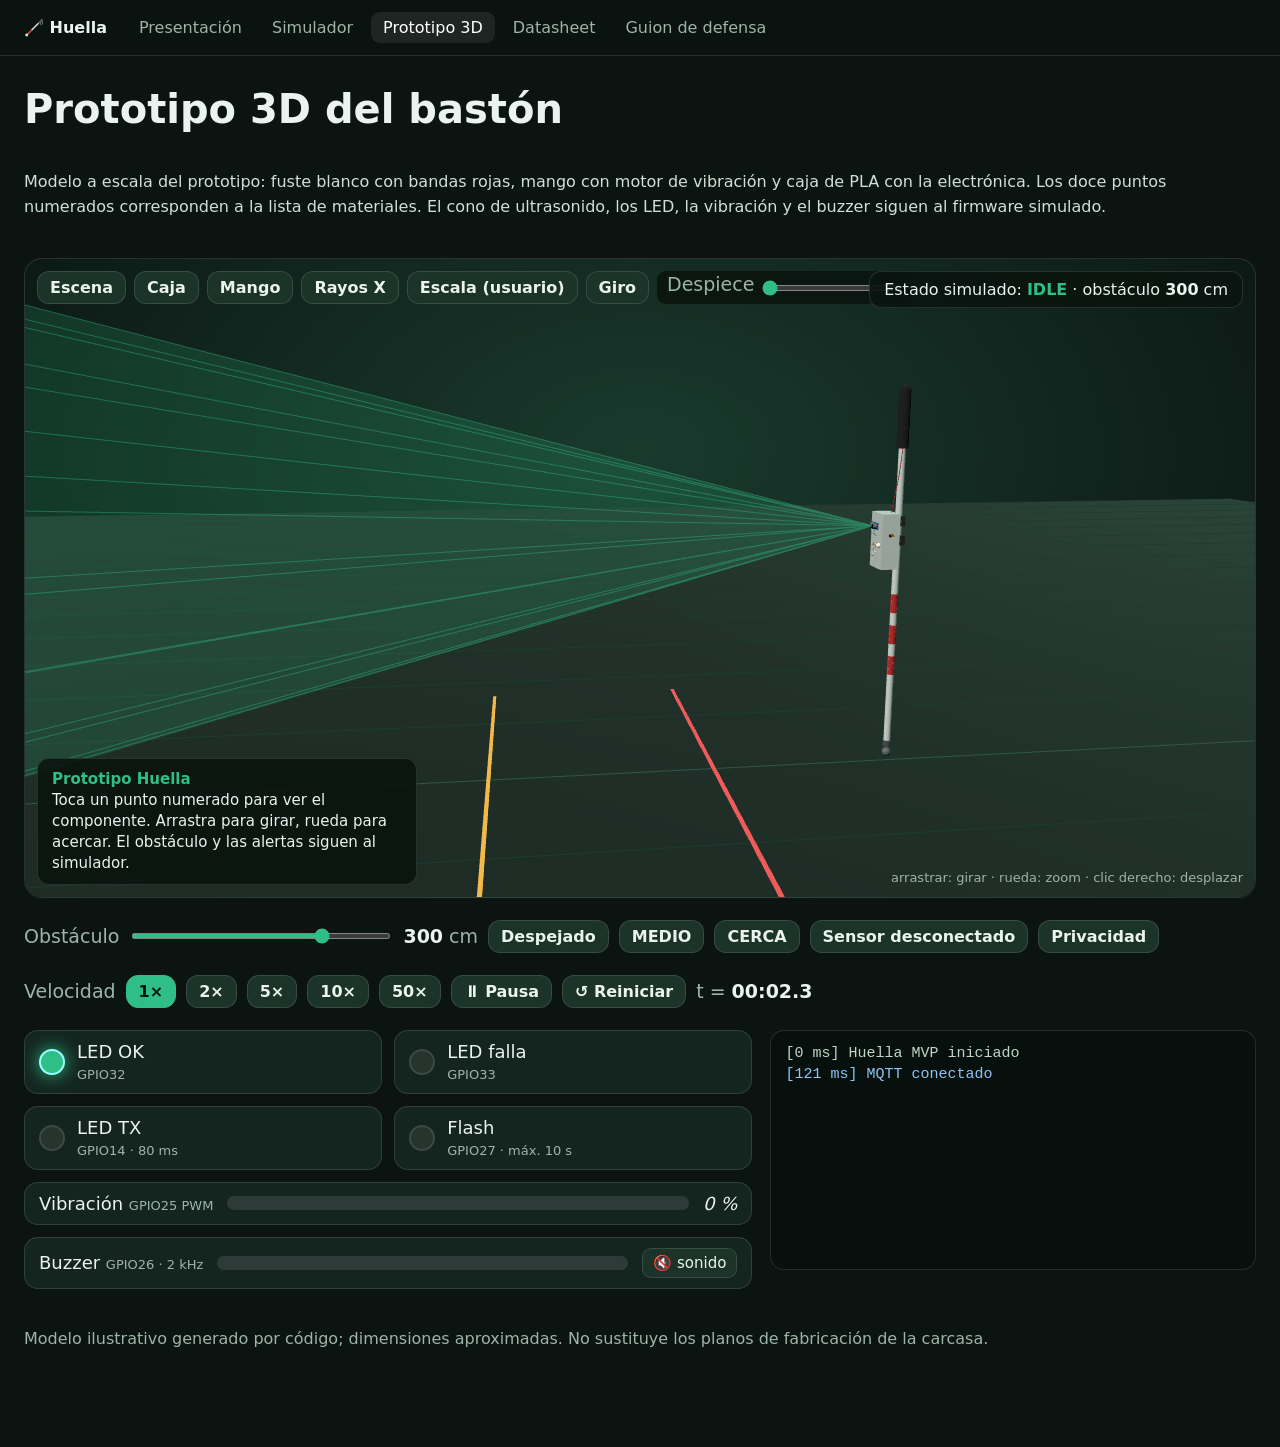
<file: prototipo-3d/index.html>
<!DOCTYPE html><html lang="es"><head><meta charset="utf-8"><meta name="viewport" content="width=device-width,initial-scale=1"><title>Huella · Prototipo 3D</title><link rel="stylesheet" href="/assets/Base.DqqbZKD5.css"></head><body class="page"><nav class="nav"><b>🦯 Huella</b><a class href="/">Presentación</a><a class href="/simulador">Simulador</a><a class="cur" href="/prototipo-3d">Prototipo 3D</a><a class href="/datasheet">Datasheet</a><a class href="/guion">Guion de defensa</a></nav><div class="wrap" style="max-width:1400px"><h1>Prototipo 3D del bastón</h1><p>Modelo a escala del prototipo: fuste blanco con bandas rojas, mango con motor de vibración y caja de PLA con la electrónica. Los doce puntos numerados corresponden a la lista de materiales. El cono de ultrasonido, los LED, la vibración y el buzzer siguen al firmware simulado.</p><div style="height:640px"><div data-w="cane3d" style="height:100%"></div></div><div class="ctl"><label>Obstáculo <input type="range" min="2" max="400" step="1" data-range="dist"><span class="hv"><b data-bind="dist">300</b> cm</span></label><button class="btn sm" data-set="dist:300">Despejado</button><button class="btn sm" data-set="dist:100">MEDIO</button><button class="btn sm" data-set="dist:40">CERCA</button><button class="btn warn sm" data-toggle="sensorDesconectado" aria-pressed="false">Sensor desconectado</button><button class="btn warn sm" data-toggle="privacidad" aria-pressed="false">Privacidad</button></div><div class="ctl"><span class="hv">Velocidad</span><button class="btn sm" data-speed="1">1×</button><button class="btn sm" data-speed="2">2×</button><button class="btn sm" data-speed="5">5×</button><button class="btn sm" data-speed="10">10×</button><button class="btn sm" data-speed="50">50×</button><button class="btn sm" data-act="pause" data-pause aria-pressed="false">⏸ Pausa</button><button class="btn sm" data-act="reset">↺ Reiniciar</button><span class="hv">t = <b data-bind="t">00:00.0</b></span></div><div class="sim-grid"><div data-w="outputs"></div><div data-w="serial" data-lines="8" style="height:240px"></div></div><p style="color:var(--mut)">Modelo ilustrativo generado por código; dimensiones aproximadas. No sustituye los planos de fabricación de la carcasa.</p></div></body></html><script type="module" src="/assets/prototipo-3d.astro_astro_type_script_index_0_lang.DnO6oWEk.js"></script>
</file>
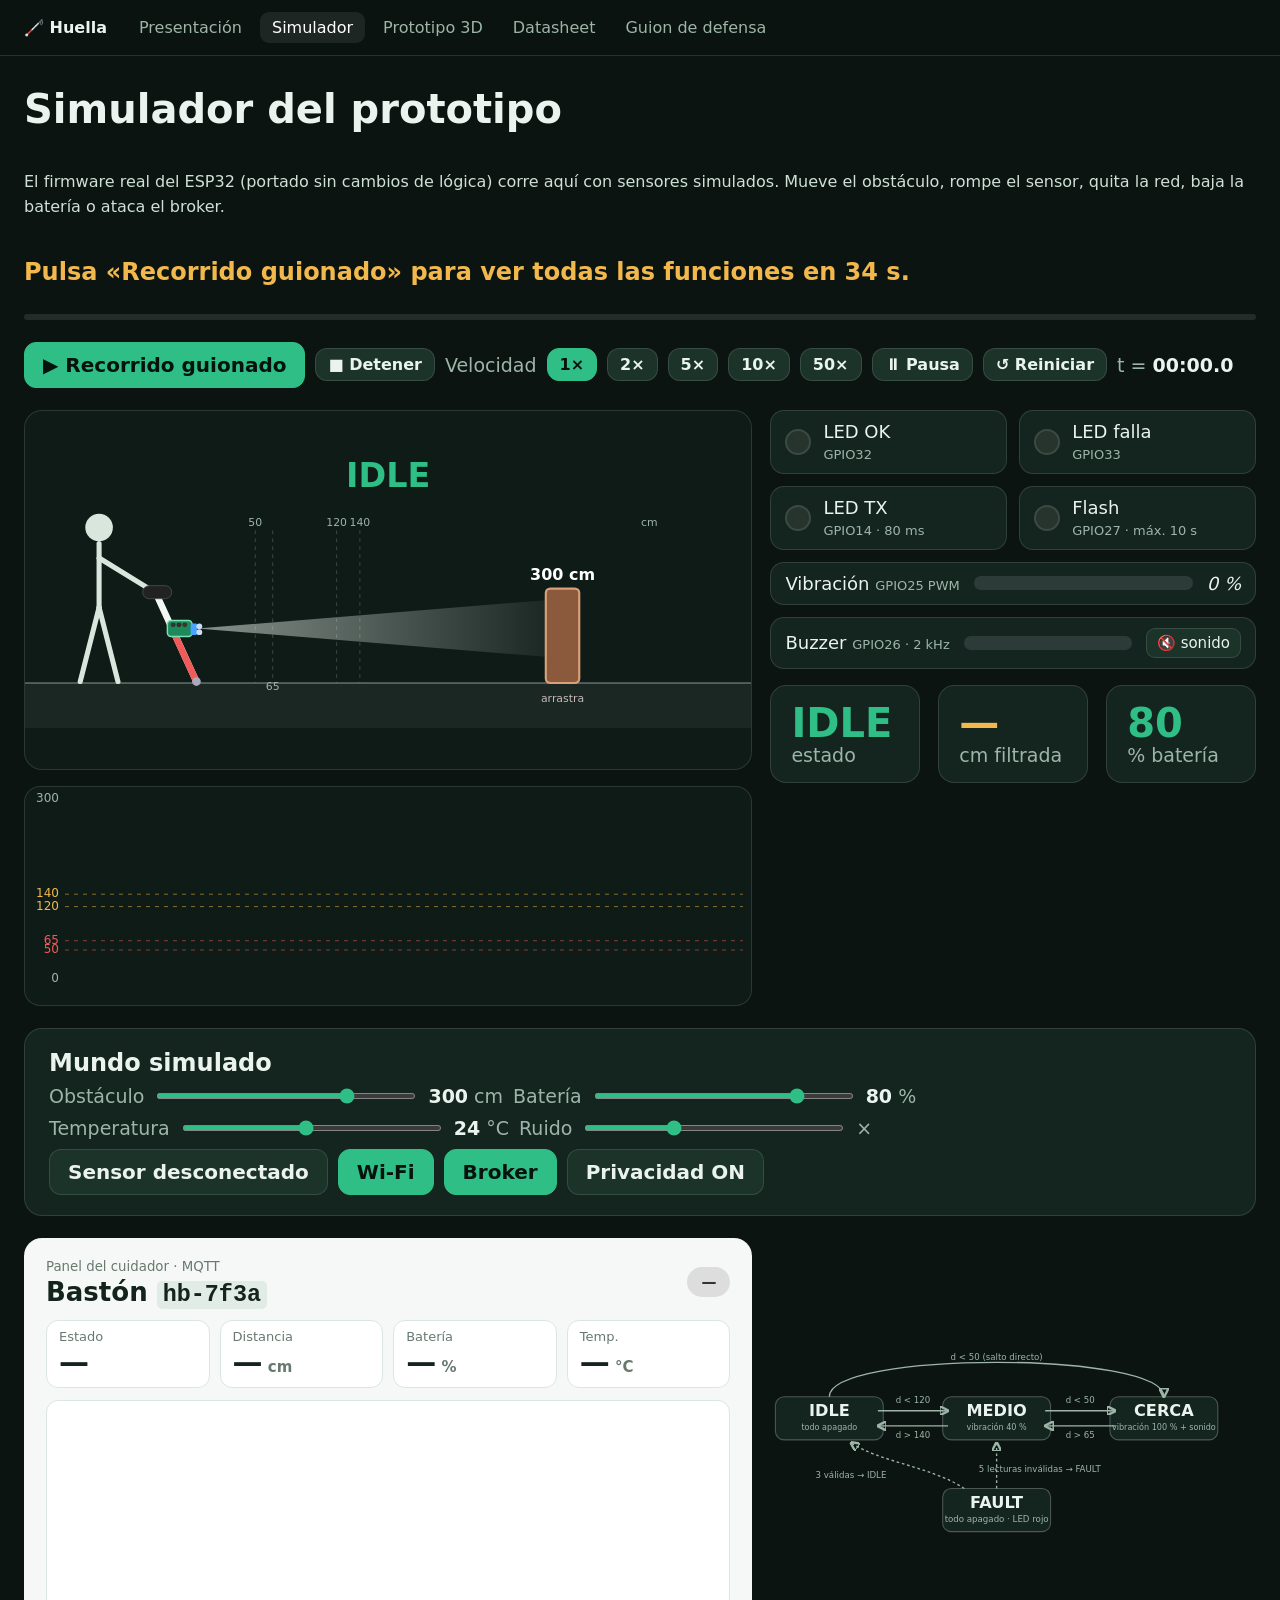
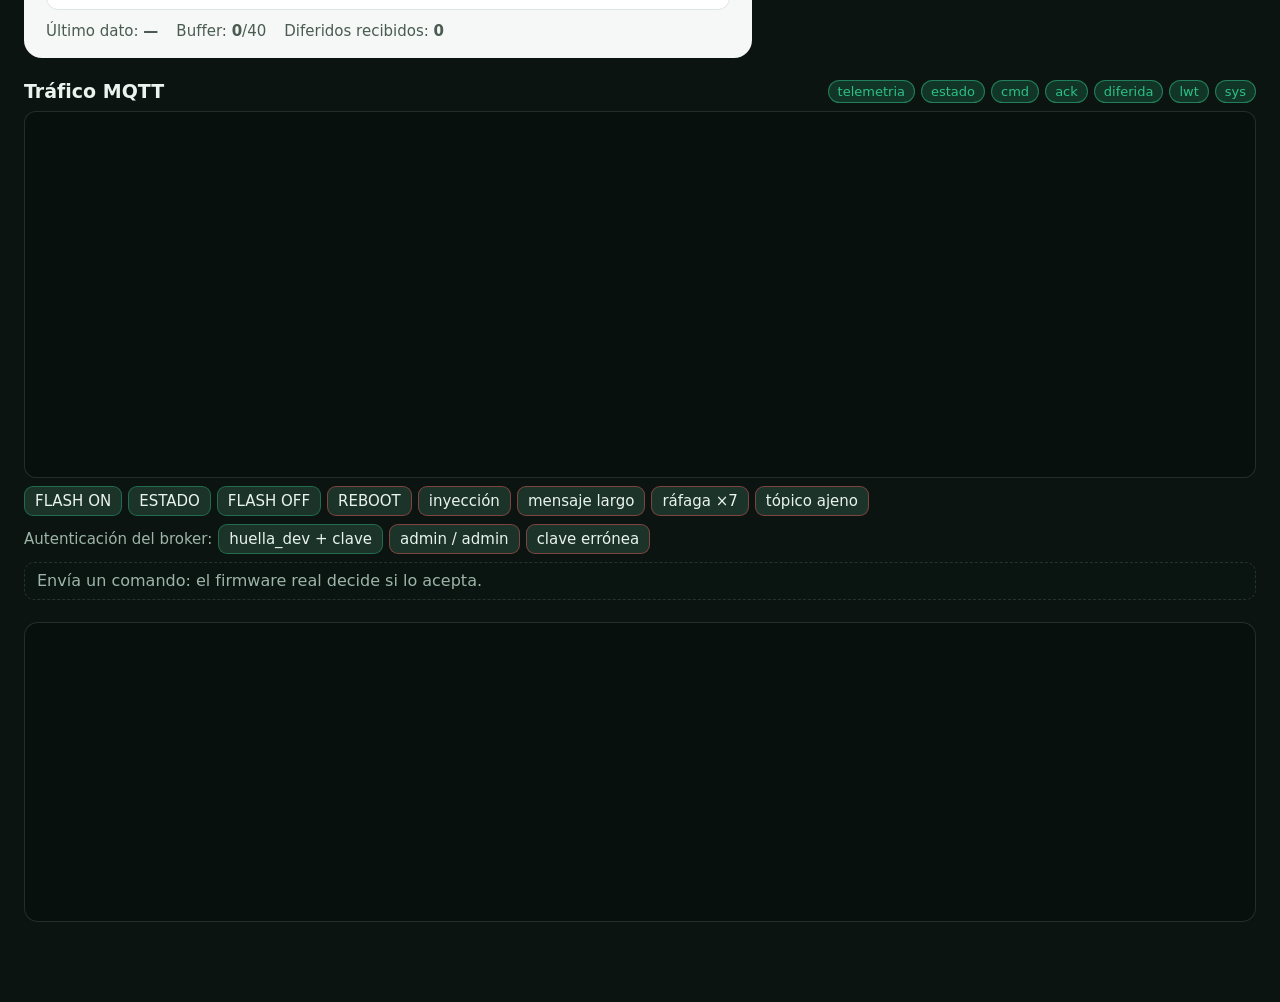
<file: simulador/index.html>
<!DOCTYPE html><html lang="es"><head><meta charset="utf-8"><meta name="viewport" content="width=device-width,initial-scale=1"><title>Huella · Simulador</title><link rel="stylesheet" href="/assets/Base.DqqbZKD5.css"></head><body class="page"><nav class="nav"><b>🦯 Huella</b><a class href="/">Presentación</a><a class="cur" href="/simulador">Simulador</a><a class href="/prototipo-3d">Prototipo 3D</a><a class href="/datasheet">Datasheet</a><a class href="/guion">Guion de defensa</a></nav><div class="wrap" style="max-width:1400px"><h1>Simulador del prototipo</h1><p>El firmware real del ESP32 (portado sin cambios de lógica) corre aquí con sensores simulados. Mueve el obstáculo, rompe el sensor, quita la red, baja la batería o ataca el broker.</p><div class="caption" data-bind="subtitulo"></div><div class="pgbar"><i data-progress></i></div><div class="ctl"><button class="btn pri" data-act="scenario">▶ Recorrido guionado</button><button class="btn sm" data-act="stopScenario">■ Detener</button><div class="ctl"><span class="hv">Velocidad</span><button class="btn sm" data-speed="1">1×</button><button class="btn sm" data-speed="2">2×</button><button class="btn sm" data-speed="5">5×</button><button class="btn sm" data-speed="10">10×</button><button class="btn sm" data-speed="50">50×</button><button class="btn sm" data-act="pause" data-pause aria-pressed="false">⏸ Pausa</button><button class="btn sm" data-act="reset">↺ Reiniciar</button><span class="hv">t = <b data-bind="t">00:00.0</b></span></div></div><div class="sim-grid"><div class="col"><div data-w="scene" style="height:360px"></div><div data-w="chart" data-window="30" style="height:220px"></div></div><div class="col"><div data-w="outputs"></div><div class="grid g3"><div class="stat"><b data-bind="estado">IDLE</b><span>estado</span></div><div class="stat y"><b data-bind="distFilt">—</b><span>cm filtrada</span></div><div class="stat"><b data-bind="bat">100</b><span>% batería</span></div></div></div></div><div class="card"><h3>Mundo simulado</h3><div class="ctl"><label>Obstáculo <input type="range" min="2" max="400" step="1" data-range="dist"><span class="hv"><b data-bind="dist">300</b> cm</span></label><label>Batería <input type="range" min="0" max="100" data-range="bat"><span class="hv"><b data-bind="batTrue">100</b> %</span></label><label>Temperatura <input type="range" min="5" max="45" data-range="temp"><span class="hv"><b data-bind="temp">25</b> °C</span></label><label>Ruido <input type="range" min="0" max="3" step=".5" data-range="ruido"><span class="hv">×</span></label></div><div class="ctl" style="margin-top:10px"><button class="btn warn" data-toggle="sensorDesconectado" aria-pressed="false">Sensor desconectado</button><button class="btn up" data-toggle="wifi" aria-pressed="true">Wi-Fi</button><button class="btn up" data-toggle="broker" aria-pressed="true">Broker</button><button class="btn warn" data-toggle="privacidad" aria-pressed="false">Privacidad ON</button></div></div><div class="sim-grid"><div style="height:420px"><div data-w="cloud" style="height:100%"></div></div><div style="height:420px"><div data-w="fsm" style="height:100%"></div></div></div><div style="height:520px"><div data-w="mqtt" style="height:100%"></div></div><div style="height:300px"><div data-w="serial" data-lines="14" style="height:100%"></div></div></div></body></html><script type="module" src="/assets/simulador.astro_astro_type_script_index_0_lang.CovNGaat.js"></script>
</file>
<file: assets/Base.DqqbZKD5.css>
:root{--bg:#0b1411;--bg2:#101d18;--card:#142520;--line:#ffffff1f;--tx:#eaf3ee;--mut:#9db5a8;--g:#2fbf86;--y:#f2b84b;--r:#ef5b5b;--p:#b07cf0;--b:#5aa9e6}*{box-sizing:border-box}html,body{background:var(--bg);height:100%;color:var(--tx);margin:0;font-family:Inter,system-ui,Segoe UI,Roboto,sans-serif}a{color:var(--g)}code{background:#ffffff12;border-radius:5px;padding:1px 6px;font-family:ui-monospace,Menlo,Consolas,monospace;font-size:.9em}button{font:inherit;color:inherit;cursor:pointer}body.deck{overflow:hidden}#stage{transform-origin:0 0;background:radial-gradient(1200px 700px at 20% -10%,#17332a 0,var(--bg) 60%);width:1600px;height:900px;position:fixed;top:50%;left:50%}.slide{flex-direction:column;gap:22px;padding:56px 72px 60px;display:none;position:absolute;inset:0}.slide.on{display:flex}.slide h1{letter-spacing:-.02em;margin:0;font-size:76px;line-height:1.02}.slide h2{letter-spacing:-.01em;margin:0;font-size:46px}.slide h2 small{letter-spacing:.14em;text-transform:uppercase;color:var(--g);margin-bottom:6px;font-size:19px;font-weight:600;display:block}.slide p,.slide li{color:#cfe0d6;margin:0;font-size:26px;line-height:1.38}.slide ul{gap:10px;margin:0;padding-left:26px;display:grid}.slide .lead{color:var(--tx);font-size:30px}.row{gap:28px;min-height:0;display:flex}.col{flex-direction:column;gap:16px;min-width:0;display:flex}.grow{flex:1;min-height:0}.card{background:var(--card);border:1px solid var(--line);border-radius:18px;padding:20px 24px}.card h3{margin:0 0 8px;font-size:24px}.card small{color:var(--mut)}.grid{gap:18px;display:grid}.g2{grid-template-columns:1fr 1fr}.g3{grid-template-columns:repeat(3,1fr)}.g4{grid-template-columns:repeat(4,1fr)}.stat{background:var(--card);border:1px solid var(--line);border-radius:16px;padding:16px 20px}.stat b{color:var(--g);font-size:44px;line-height:1.05;display:block}.stat span{color:var(--mut);font-size:19px}.stat.y b{color:var(--y)}.stat.r b{color:var(--r)}.stat.p b{color:var(--p)}img.fig{object-fit:contain;border:1px solid var(--line);background:#fff;border-radius:14px;max-width:100%;max-height:100%}.tag{letter-spacing:.1em;color:var(--g);text-transform:uppercase;background:#2fbf8629;border-radius:99px;padding:4px 12px;font-size:16px;font-weight:700;display:inline-block}.tag.live{color:#ff8d8d;background:#ef5b5b2e}.tag.live:before{content:"● ";animation:1.2s infinite bl}@keyframes bl{50%{opacity:.2}}.hud{height:34px;color:var(--mut);z-index:9;backdrop-filter:blur(6px);background:#080e0ccc;align-items:center;gap:14px;padding:0 16px;font-size:14px;display:flex;position:fixed;bottom:0;left:0;right:0}.hud .bar{background:#ffffff1a;border-radius:9px;flex:1;height:4px}.hud .bar i{background:var(--g);border-radius:9px;width:0;height:100%;display:block}.hud a,.hud button{color:var(--mut);background:0 0;border:0;border-radius:6px;padding:2px 8px;text-decoration:none}.hud a:hover,.hud button:hover{color:#fff;background:#ffffff1a}#notes{border:1px solid var(--line);z-index:10;background:#0f1b16f2;border-radius:14px;width:420px;max-height:50vh;padding:14px 18px;font-size:15px;line-height:1.45;display:none;position:fixed;bottom:46px;right:14px;overflow:auto}#notes.on{display:block}#notes h4{color:var(--g);margin:0 0 6px}#grid{z-index:20;background:#0a110eee;grid-template-columns:repeat(auto-fill,minmax(240px,1fr));gap:14px;padding:30px;display:none;position:fixed;inset:0;overflow:auto}#grid.on{display:grid}#grid button{background:var(--card);border:1px solid var(--line);text-align:left;border-radius:12px;min-height:90px;padding:14px}#grid button b{color:var(--g);font-size:13px;display:block}#grid button.cur{outline:2px solid var(--g)}.ctl{flex-wrap:wrap;align-items:center;gap:10px;display:flex}.btn{border:1px solid var(--line);background:#1b3329;border-radius:12px;padding:10px 18px;font-size:20px;font-weight:600}.btn:hover{background:#244236}.btn[aria-pressed=true]{background:var(--g);color:#06120d;border-color:var(--g)}.btn.warn[aria-pressed=true]{background:var(--r);border-color:var(--r);color:#fff}.btn.pri{background:var(--g);color:#06120d;border-color:var(--g)}.btn.sm{padding:6px 12px;font-size:16px}.ctl label{color:var(--mut);align-items:center;gap:10px;font-size:19px;display:flex}input[type=range]{accent-color:var(--g);width:260px;height:6px}input[type=range]:disabled{opacity:.4}.hv{color:var(--mut);font-size:19px}.hv b{color:var(--tx);font-variant-numeric:tabular-nums}.pgbar{background:#ffffff1a;border-radius:9px;height:6px;overflow:hidden}.pgbar i{background:var(--g);width:0;height:100%;display:block}.caption{color:var(--y);min-height:34px;font-size:24px;font-weight:600}.scene-svg{border:1px solid var(--line);touch-action:none;background:#0e1b16;border-radius:18px;width:100%;height:100%;display:block}.outs{grid-template-columns:1fr 1fr;gap:12px;display:grid}.out{background:var(--card);border:1px solid var(--line);border-radius:14px;align-items:center;gap:12px;padding:10px 14px;font-size:18px;display:flex}.out small{color:var(--mut);font-size:13px}.out.wide{grid-column:1/-1;gap:14px}.out .lbl{min-width:150px}.out .bar{background:#ffffff1a;border-radius:9px;flex:1;height:14px;overflow:hidden}.out .bar b{background:var(--y);width:0;height:100%;display:block}.out .bar b.amb{background:var(--r)}.led{background:#26342d;border:2px solid #3b4a42;border-radius:50%;flex:none;width:26px;height:26px}.led.on{background:var(--g);box-shadow:0 0 18px var(--g);border-color:#9ff}.led.red.on{background:var(--r);box-shadow:0 0 18px var(--r)}.led.yel.on{background:#f2d34b;box-shadow:0 0 18px #f2d34b}.led.white.on{background:#fff;box-shadow:0 0 26px #fff}.mini{border:1px solid var(--line);background:#1b3329;border-radius:9px;padding:5px 10px;font-size:15px}.mini:hover{background:#244236}.mini.ok{border-color:#2fbf8666}.mini.bad{border-color:#ef5b5b77}[data-w=chart]{border:1px solid var(--line);background:#0e1b16;border-radius:16px;min-height:200px;position:relative}[data-w=chart] canvas{position:absolute;inset:0}[data-w=serial] pre{border:1px solid var(--line);color:#bfd6c9;white-space:pre-wrap;background:#07100c;border-radius:14px;height:100%;margin:0;padding:12px 14px;font:15px/1.4 ui-monospace,Menlo,Consolas,monospace;overflow:hidden}[data-w=serial]{min-height:0}[data-w=serial] pre .r{color:#ff8d8d}[data-w=serial] pre .a{color:var(--y)}[data-w=serial] pre .g{color:var(--g)}[data-w=serial] pre .b{color:#8ec5f5}.cloud{color:#14231c;background:#f5f8f6;border-radius:18px;flex-direction:column;gap:12px;height:100%;padding:18px 22px;display:flex}.cloud.stale{filter:saturate(.35)}.cl-top{justify-content:space-between;align-items:center;display:flex}.cl-top small{color:#68796f}.cl-top h4{margin:2px 0 0;font-size:26px}.cloud code{color:#14231c;background:#e2ece6}.pill{color:#333;background:#ddd;border-radius:99px;padding:6px 14px;font-size:15px;font-weight:700}.pill.green{color:#0c6b44;background:#bfefd8}.pill.red{color:#9b1c1c;background:#fac9c9}.pill.amber{color:#7a5200;background:#fbe3a8}.pill.gray{color:#555;background:#e0e5e2}.kpis{grid-template-columns:repeat(4,1fr);gap:10px;display:grid}.kpis div{background:#fff;border:1px solid #dce6e0;border-radius:12px;padding:8px 12px}.kpis small{color:#68796f;font-size:13px;display:block}.kpis b{font-size:30px}.kpis i{color:#68796f;font-size:15px;font-style:normal}.cloud .spark{background:#fff;border:1px solid #dce6e0;border-radius:12px;flex:1;width:100%;min-height:60px}.cl-foot{color:#4a5b52;flex-wrap:wrap;gap:18px;font-size:15px;display:flex}.mq{flex-direction:column;gap:8px;height:100%;min-height:0;display:flex}.mq-head{justify-content:space-between;align-items:center;gap:10px;font-size:19px;display:flex}.chips{flex-wrap:wrap;gap:6px;display:flex}.chip{border:1px solid var(--line);background:0 0;border-radius:99px;padding:3px 9px;font-size:13px}.chip[aria-pressed=true]{color:var(--g);background:#2fbf8633;border-color:#2fbf8688}.mq-log{border:1px solid var(--line);background:#07100c;border-radius:12px;flex:1;min-height:0;padding:8px 10px;font:14px/1.5 ui-monospace,Menlo,monospace;overflow:hidden}.ml{white-space:nowrap;gap:8px;display:flex;overflow:hidden}.ml time{color:#6a7d73}.ml b{color:var(--b);min-width:62px;font-weight:500}.ml.pub b{color:var(--g)}.ml.sys{color:var(--mut)}.ml.fail{color:#ff8d8d}.ml .tp{color:var(--y);background:0 0;padding:0}.ml span{text-overflow:ellipsis;overflow:hidden}.mq-con{gap:8px;display:grid}.presets{flex-wrap:wrap;align-items:center;gap:6px;display:flex}.presets .lbl{color:var(--mut);font-size:15px}.mq-res{border:1px dashed var(--line);color:var(--mut);background:#0a1511;border-radius:10px;min-height:38px;padding:8px 12px;font-size:16px}.mq-res.okc{border-color:var(--g);color:#bff0d8}.mq-res.badc{border-color:var(--r);color:#ffc3c3}.fsm{width:100%;height:100%}.fsm rect{fill:#142520;stroke:#ffffff40;stroke-width:2px}.fsm path{fill:none;stroke:#9db5a8;stroke-width:2.5px}.fsm text{fill:#eaf3ee}.fsm .nm{text-anchor:middle;font-size:30px;font-weight:800}.fsm .sb,.fsm .lb{text-anchor:middle;fill:#9db5a8;font-size:16px}.fsm g.act rect{stroke-width:5px;fill:#1d3a2f}.fsm g[data-n=IDLE].act rect{stroke:#2fbf86}.fsm g[data-n=MEDIO].act rect{stroke:#f2b84b}.fsm g[data-n=CERCA].act rect{stroke:#ef5b5b}.fsm g[data-n=FAULT].act rect{stroke:#b07cf0}.st{font-weight:800}table.t{border-collapse:collapse;width:100%;font-size:20px}table.t th,table.t td{border-bottom:1px solid var(--line);text-align:left;vertical-align:top;padding:8px 12px}table.t th{color:var(--g);letter-spacing:.08em;text-transform:uppercase;font-size:16px}table.t td.n{text-align:right;font-variant-numeric:tabular-nums}.sev{text-align:center;min-width:28px;color:var(--y);background:#f2b84b33;border-radius:8px;padding:1px 8px;font-weight:800;display:inline-block}.sev.h{color:#ff8d8d;background:#ef5b5b33}body.page{overflow:auto}.wrap{gap:22px;max-width:1240px;margin:0 auto;padding:30px 24px 80px;display:grid}.nav{border-bottom:1px solid var(--line);z-index:5;backdrop-filter:blur(8px);background:#0b1411ee;flex-wrap:wrap;align-items:center;gap:6px;padding:12px 24px;display:flex;position:sticky;top:0}.nav b{margin-right:14px}.nav a{color:var(--mut);border-radius:9px;padding:6px 12px;text-decoration:none}.nav a:hover,.nav a.cur{color:#fff;background:#ffffff14}.wrap h1{margin:0;font-size:40px}.wrap h2{margin:10px 0 0;font-size:28px}.wrap p,.wrap li{color:#cfe0d6;line-height:1.55}.sim-grid{grid-template-columns:1.5fr 1fr;gap:18px;display:grid}.sim-grid>*{min-height:0}.sim-h{height:360px}@media (width<=900px){.sim-grid{grid-template-columns:1fr}}.viewer{border:1px solid var(--line);background:radial-gradient(800px 500px at 50% 30%,#1a3a2e,#0a1410);border-radius:18px;width:100%;height:100%;min-height:420px;position:relative;overflow:hidden}.viewer canvas{width:100%;height:100%;display:block}.vbar{z-index:2;flex-wrap:wrap;gap:8px;display:flex;position:absolute;top:12px;left:12px}.vinfo{border:1px solid var(--line);z-index:2;background:#0a1410e6;border-radius:12px;max-width:380px;padding:10px 14px;font-size:15px;line-height:1.4;position:absolute;bottom:12px;left:12px}.vinfo b{color:var(--g)}.vhint{color:var(--mut);z-index:2;font-size:13px;position:absolute;bottom:12px;right:12px}.vstate{z-index:2;border:1px solid var(--line);background:#0a1410e6;border-radius:12px;padding:8px 14px;font-size:16px;position:absolute;top:12px;right:12px}@media print{.hud,#notes{display:none}}[data-w=mqtt],[data-w=cloud],[data-w=serial]{min-height:0;position:relative}.mq,.cloud,[data-w=serial] pre{position:absolute;inset:0;overflow:hidden;height:auto!important}.slide>.tag,.slide .row>.tag,.slide .ctl>.tag{align-self:flex-start;width:fit-content}.slide .tag,.stat b{white-space:nowrap}.stat b{font-size:40px}.btn.up[aria-pressed=false]{background:var(--r);border-color:var(--r);color:#fff}.slide table.t{font-size:24px}.slide table.t td{padding:14px}.slide table.t th{font-size:17px}.slide .ctl{flex:none}
</file>
